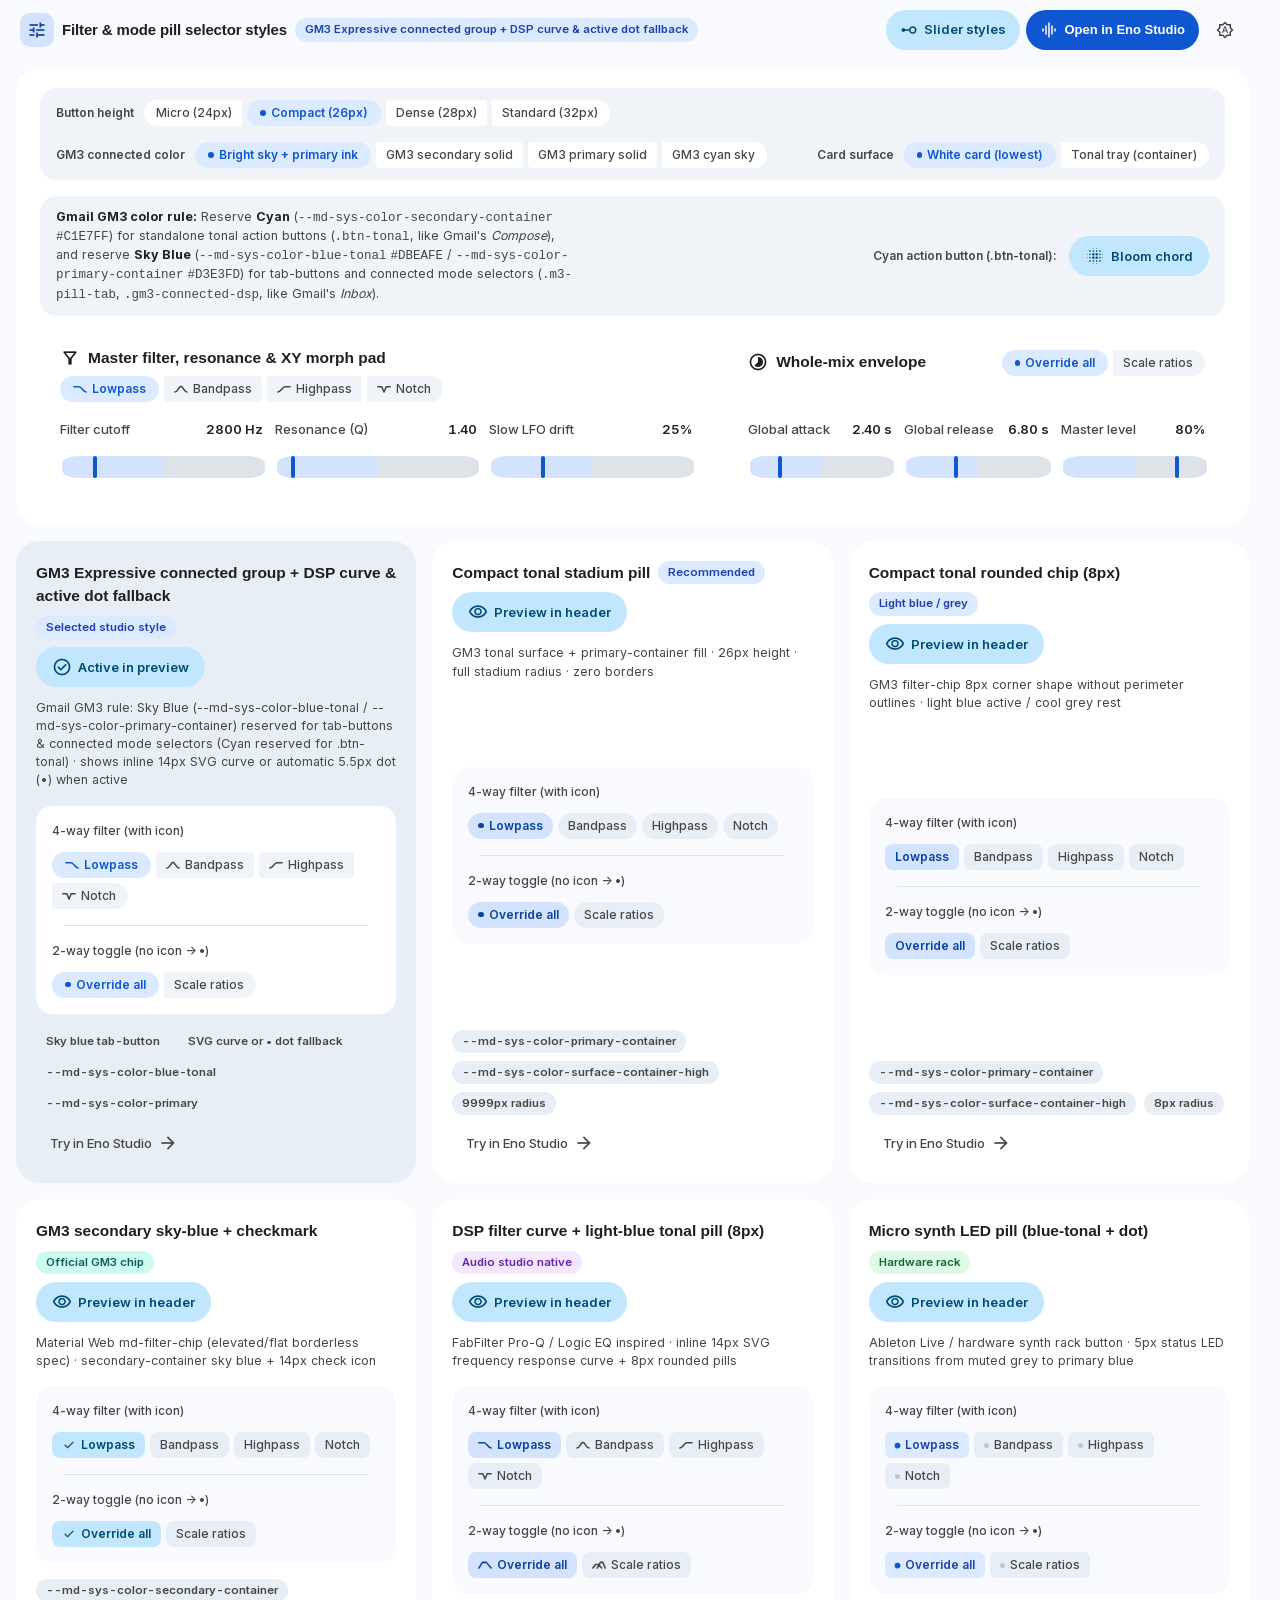
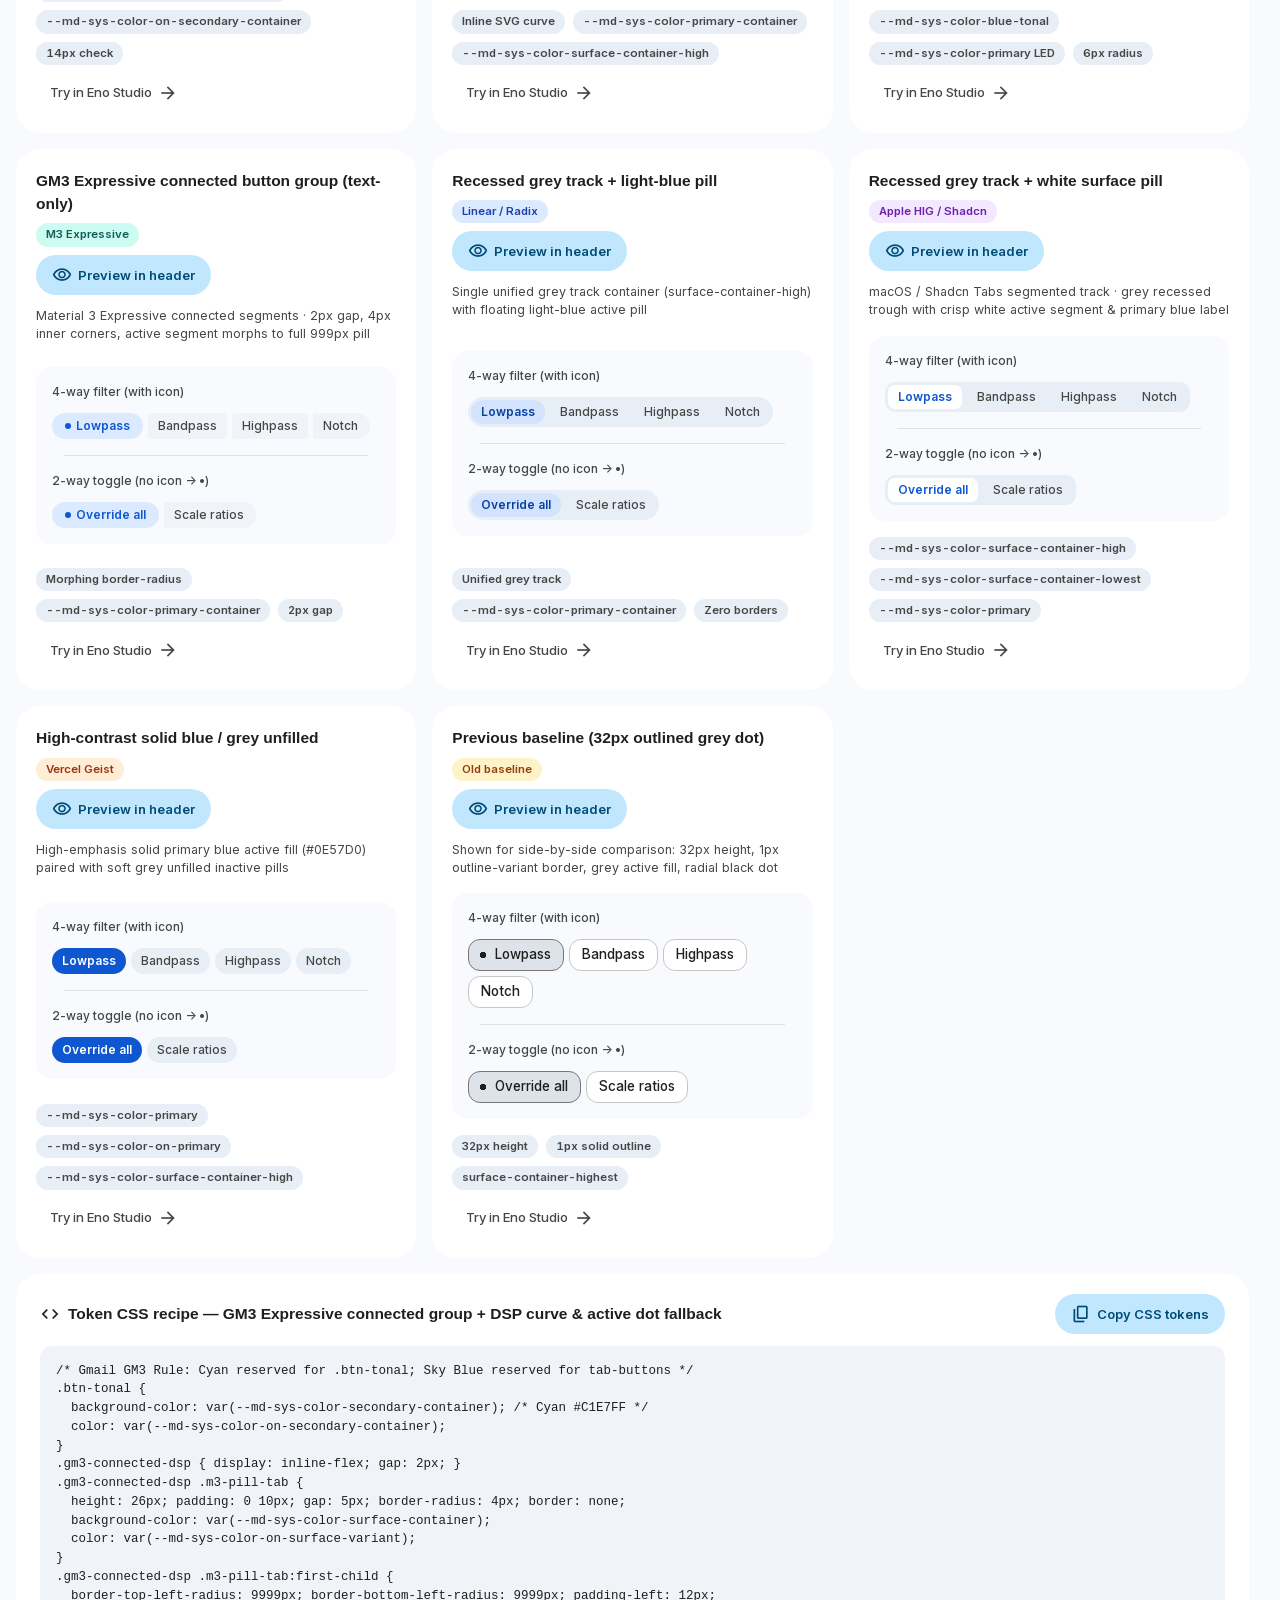
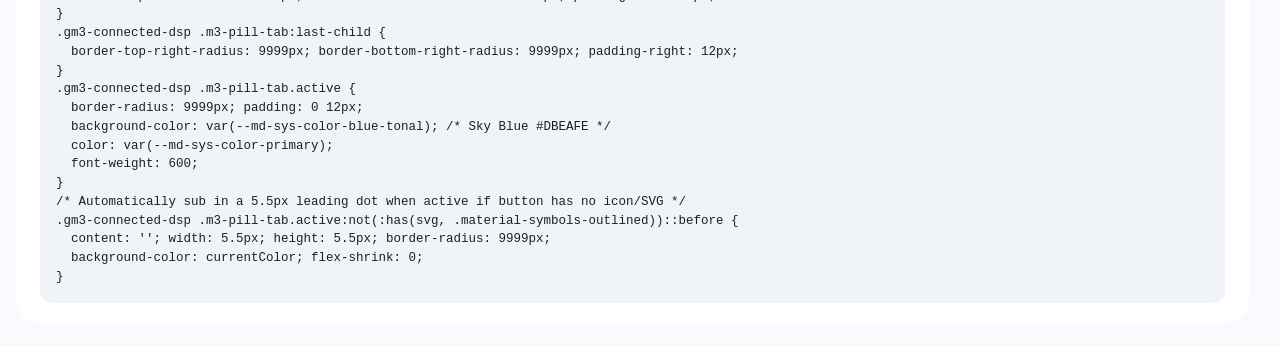
<file: button-styles.html>
<!DOCTYPE html>
<html lang="en">
<head>
  <meta charset="UTF-8">
  <meta name="viewport" content="width=device-width, initial-scale=1.0">
  <title>GM3 &amp; Modern Segmented Pill Button Style Explorer</title>
  <script>
    if (window.location.protocol !== 'file:' && !navigator.webdriver) {
      var l = document.createElement('link');
      l.rel = 'stylesheet';
      l.href = 'https://fonts.googleapis.com/css2?family=Google+Sans+Flex:opsz,wght@6..144,400..700&family=Inter:wght@400;500;600;700&family=Material+Symbols+Outlined:opsz,wght,FILL,GRAD@20..48,100..700,0..1,-50..200&display=swap';
      document.head.appendChild(l);
    }
  </script>
  <link rel="stylesheet" href="css/tokens.css">
  <link rel="stylesheet" href="css/styles.css">
  <link rel="stylesheet" href="css/button-styles.css">
  <script data-goatcounter="https://billtribble.goatcounter.com/count" async src="https://gc.zgo.at/count.js"></script>
</head>
<body>
  <div id="app-root" class="app-shell">
    <!-- Top App Bar -->
    <header class="top-app-bar">
      <div class="brand-cluster">
        <div class="brand-mark" aria-hidden="true">
          <span class="material-symbols-outlined">tune</span>
        </div>
        <div>
          <h1 class="brand-title">Filter &amp; mode pill selector styles</h1>
        </div>
        <span id="active-style-badge" class="badge badge-blue">Compact tonal stadium pill</span>
      </div>

      <div class="top-bar-actions">
        <a href="slider-styles.html" class="btn-tonal">
          <span class="material-symbols-outlined">linear_scale</span>
          <span class="btn-label-text">Slider styles</span>
        </a>
        <a id="btn-apply-to-studio" href="index.html?buttonStyle=style-tonal-stadium&amp;buttonSize=size-compact" class="btn">
          <span class="material-symbols-outlined">graphic_eq</span>
          <span class="btn-label-text">Open in Eno Studio</span>
        </a>
        <button type="button" id="btn-theme-toggle" class="icon-btn" aria-label="Theme: Auto (follows system) · Click to switch" title="Theme: Auto (follows system) · Click to switch">
          <span id="theme-icon" class="material-symbols-outlined">brightness_auto</span>
        </button>
      </div>
    </header>

    <main class="main-workspace">
      <!-- Live Context Header Preview + Size, Color Scheme & Surface Controls -->
      <section class="explorer-hero-card" aria-label="Live card header preview and size controls">
        <div class="explorer-toolbar-row">
          <div class="toolbar-group">
            <span class="toolbar-label">Button height</span>
            <div class="pill-group style-gm3-connected-dsp size-compact" role="group" aria-label="Button size preset">
              <button type="button" class="pill-btn" data-size-option="size-micro" aria-pressed="false"><span>Micro (24px)</span></button>
              <button type="button" class="pill-btn active" data-size-option="size-compact" aria-pressed="true"><span>Compact (26px)</span></button>
              <button type="button" class="pill-btn" data-size-option="size-dense" aria-pressed="false"><span>Dense (28px)</span></button>
              <button type="button" class="pill-btn" data-size-option="size-std" aria-pressed="false"><span>Standard (32px)</span></button>
            </div>
          </div>

          <div class="toolbar-group">
            <span class="toolbar-label">GM3 connected color</span>
            <div class="pill-group style-gm3-connected-dsp size-compact" role="group" aria-label="GM3 connected button color scheme">
              <button type="button" class="pill-btn active" data-palette-option="palette-bright-sky" aria-pressed="true"><span>Bright sky + primary ink</span></button>
              <button type="button" class="pill-btn" data-palette-option="palette-gm3-secondary" aria-pressed="false"><span>GM3 secondary solid</span></button>
              <button type="button" class="pill-btn" data-palette-option="palette-gm3-primary" aria-pressed="false"><span>GM3 primary solid</span></button>
              <button type="button" class="pill-btn" data-palette-option="palette-gm3-cyan-sky" aria-pressed="false"><span>GM3 cyan sky</span></button>
            </div>
          </div>

          <div class="toolbar-group">
            <span class="toolbar-label">Card surface</span>
            <div class="pill-group style-gm3-connected-dsp size-compact" role="group" aria-label="Preview card surface">
              <button type="button" class="pill-btn active" data-backdrop-option="card" aria-pressed="true"><span>White card (lowest)</span></button>
              <button type="button" class="pill-btn" data-backdrop-option="nested" aria-pressed="false"><span>Tonal tray (container)</span></button>
            </div>
          </div>
        </div>

        <div class="gm3-guidance-strip">
          <div class="gm3-guidance-copy">
            <strong>Gmail GM3 color rule:</strong> Reserve <strong>Cyan</strong> (<code>--md-sys-color-secondary-container</code> <code>#C1E7FF</code>) for standalone tonal action buttons (<code>.btn-tonal</code>, like Gmail's <em>Compose</em>), and reserve <strong>Sky Blue</strong> (<code>--md-sys-color-blue-tonal</code> <code>#DBEAFE</code> / <code>--md-sys-color-primary-container</code> <code>#D3E3FD</code>) for tab-buttons and connected mode selectors (<code>.m3-pill-tab</code>, <code>.gm3-connected-dsp</code>, like Gmail's <em>Inbox</em>).
          </div>
          <div class="gm3-vs-tonal-cluster">
            <span class="toolbar-label">Cyan action button (.btn-tonal):</span>
            <button type="button" class="btn-tonal">
              <span class="material-symbols-outlined">blur_on</span>
              <span>Bloom chord</span>
            </button>
          </div>
        </div>

        <div class="live-context-grid">
          <!-- Context 1: Master Filter Card Header -->
          <div class="context-preview-box on-white-surface">
            <div class="card-header-row">
              <div class="card-title-cluster">
                <span class="material-symbols-outlined">filter_alt</span>
                <h2 class="card-title">Master filter, resonance &amp; XY morph pad</h2>
              </div>
              <div id="live-context-filter-mount"></div>
            </div>
            <div class="context-sim-sliders">
              <div class="control-row">
                <div class="control-label-line">
                  <span>Filter cutoff</span>
                  <span class="control-value">2800 Hz</span>
                </div>
                <input type="range" min="40" max="18000" value="2800" aria-label="Filter cutoff preview">
              </div>
              <div class="control-row">
                <div class="control-label-line">
                  <span>Resonance (Q)</span>
                  <span class="control-value">1.40</span>
                </div>
                <input type="range" min="0.1" max="18" step="0.1" value="1.4" aria-label="Resonance preview">
              </div>
              <div class="control-row">
                <div class="control-label-line">
                  <span>Slow LFO drift</span>
                  <span class="control-value">25%</span>
                </div>
                <input type="range" min="0" max="100" value="25" aria-label="LFO drift preview">
              </div>
            </div>
          </div>

          <!-- Context 2: Whole-Mix Envelope Header -->
          <div class="context-preview-box on-white-surface">
            <div class="card-header-row">
              <div class="card-title-cluster">
                <span class="material-symbols-outlined">timelapse</span>
                <h2 class="card-title">Whole-mix envelope</h2>
              </div>
              <div id="live-context-env-mount"></div>
            </div>
            <div class="context-sim-sliders">
              <div class="control-row">
                <div class="control-label-line">
                  <span>Global attack</span>
                  <span class="control-value">2.40 s</span>
                </div>
                <input type="range" min="0" max="12" step="0.1" value="2.4" aria-label="Global attack preview">
              </div>
              <div class="control-row">
                <div class="control-label-line">
                  <span>Global release</span>
                  <span class="control-value">6.80 s</span>
                </div>
                <input type="range" min="0" max="20" step="0.1" value="6.8" aria-label="Global release preview">
              </div>
              <div class="control-row">
                <div class="control-label-line">
                  <span>Master level</span>
                  <span class="control-value">80%</span>
                </div>
                <input type="range" min="0" max="100" value="80" aria-label="Master level preview">
              </div>
            </div>
          </div>
        </div>
      </section>

      <!-- 10 Interactive Styles Grid -->
      <section id="styles-gallery-container" class="styles-gallery-grid" aria-label="Button style options">
        <!-- Populated dynamically by js/button-styles.js -->
      </section>

      <!-- Token CSS Recipe Box -->
      <section class="css-snippet-card" aria-label="Selected button style CSS tokens">
        <div class="card-header-row">
          <div class="card-title-cluster">
            <span class="material-symbols-outlined">code</span>
            <h2 id="selected-css-title" class="card-title">Token CSS recipe — Compact tonal stadium pill</h2>
          </div>
          <button type="button" id="btn-copy-css" class="btn-tonal">
            <span class="material-symbols-outlined">content_copy</span>
            <span class="copy-label">Copy CSS tokens</span>
          </button>
        </div>
        <pre id="selected-css-code" class="css-code-pre"></pre>
      </section>
    </main>
  </div>

  <script src="js/button-styles.js"></script>
</body>
</html>
</file>
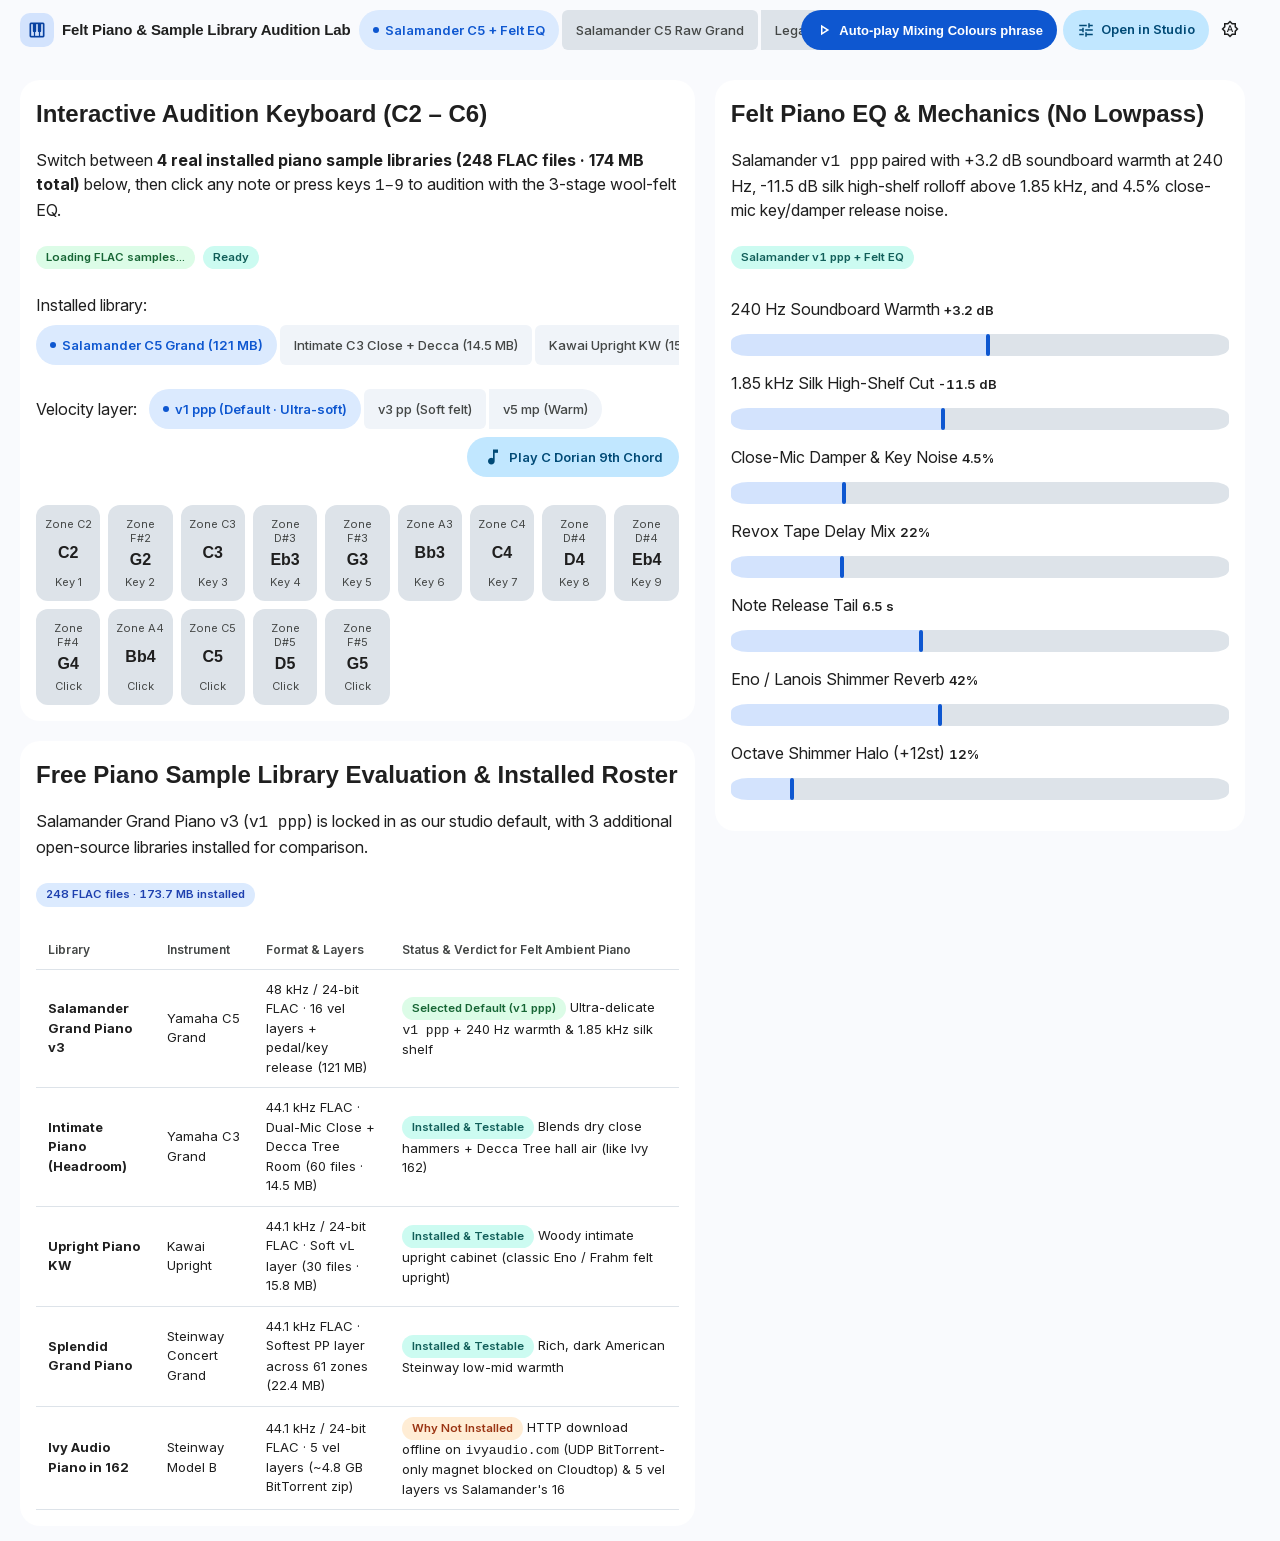
<file: piano-lab.html>
<!DOCTYPE html>
<html lang="en">
<head>
  <meta charset="UTF-8">
  <meta name="viewport" content="width=device-width, initial-scale=1.0">
  <title>Felt Piano &amp; Sample Library Audition Lab — Eno Soundscape Studio</title>
  <link rel="stylesheet" href="css/tokens.css">
  <link rel="stylesheet" href="css/styles.css">
  <link rel="stylesheet" href="css/button-styles.css">
  <link rel="stylesheet" href="css/slider-styles.css">
  <style>
    .lab-grid {
      display: grid;
      grid-template-columns: minmax(0, 1.12fr) minmax(0, 0.88fr);
      gap: 20px;
      padding: 20px;
      max-width: 1400px;
      margin: 0 auto;
    }
    .left-column, .right-column {
      min-width: 0;
      max-width: 100%;
    }
    @media (max-width: 1020px) {
      .lab-grid { grid-template-columns: minmax(0, 1fr); padding: 16px; }
    }
    .keyboard-strip {
      display: grid;
      grid-template-columns: repeat(auto-fit, minmax(62px, 1fr));
      gap: 8px;
      margin-top: 12px;
    }
    .piano-key-btn {
      display: flex;
      flex-direction: column;
      align-items: center;
      justify-content: space-between;
      min-height: 96px;
      padding: 12px 8px;
      border-radius: 12px;
      border: none;
      background: var(--md-sys-color-surface-container-highest);
      color: var(--md-sys-color-on-surface);
      cursor: pointer;
      font-family: 'Inter', sans-serif;
      transition: transform 0.12s ease, background-color 0.15s ease;
    }
    @media (hover: hover) {
      .piano-key-btn:hover {
        background: var(--md-sys-color-primary-container);
        color: var(--md-sys-color-on-primary-container);
        box-shadow: 0 4px 12px rgba(0, 0, 0, 0.08);
      }
    }
    .piano-key-btn.active-strike {
      background: var(--md-sys-color-primary);
      color: var(--md-sys-color-on-primary);
      transform: translateY(2px);
    }
    .key-note {
      font-family: 'Google Sans Flex', 'Google Sans', sans-serif;
      font-size: 16px;
      font-weight: 600;
    }
    .key-zone {
      font-size: 11px;
      color: var(--md-sys-color-on-surface-variant);
    }
    .piano-key-btn.active-strike .key-zone {
      color: var(--md-sys-color-on-primary);
    }
    .lib-table {
      width: 100%;
      border-collapse: collapse;
      font-family: 'Inter', sans-serif;
      font-size: 13px;
      margin-top: 8px;
    }
    .lib-table th, .lib-table td {
      text-align: left;
      padding: 10px 12px;
      border-bottom: 1px solid var(--md-sys-color-surface-container-highest);
    }
    .lib-table th {
      font-weight: 600;
      color: var(--md-sys-color-on-surface-variant);
      font-size: 12px;
    }
  </style>
  <script data-goatcounter="https://billtribble.goatcounter.com/count" async src="https://gc.zgo.at/count.js"></script>
</head>
<body class="slider-scope slider-style-tonal-fill-bar slider-size-std">
  <div id="app-root" class="app-shell">
    <header class="top-app-bar">
      <div class="brand-cluster">
        <div class="brand-mark" aria-hidden="true">
          <span class="material-symbols-outlined">piano</span>
        </div>
        <div>
          <h1 class="brand-title">Felt Piano &amp; Sample Library Audition Lab</h1>
        </div>
      </div>

      <div class="m3-pill-tabs gm3-connected-dsp" id="engine-mode-tabs" role="tablist" aria-label="Piano Engine Mode">
        <button class="m3-pill-tab active" data-mode="felt" role="tab" aria-selected="true">Salamander C5 + Felt EQ</button>
        <button class="m3-pill-tab" data-mode="raw" role="tab" aria-selected="false">Salamander C5 Raw Grand</button>
        <button class="m3-pill-tab" data-mode="synth" role="tab" aria-selected="false">Legacy Synth (A/B)</button>
      </div>

      <div class="top-bar-actions">
        <button class="btn" id="btn-auto-phrase" type="button">
          <span class="material-symbols-outlined" id="phrase-icon">play_arrow</span>
          <span id="phrase-label">Auto-play Mixing Colours phrase</span>
        </button>
        <a href="/#preset=mixing_colours" class="btn-tonal" style="text-decoration:none;">
          <span class="material-symbols-outlined">tune</span>
          <span>Open in Studio</span>
        </a>
        <button class="btn-icon" id="btn-theme-toggle" type="button" aria-label="Theme: Auto (follows system) · Click to switch" title="Theme: Auto (follows system) · Click to switch">
          <span class="material-symbols-outlined" id="theme-icon">brightness_auto</span>
        </button>
      </div>
    </header>

    <main class="lab-grid">
      <div class="left-column" style="display:flex;flex-direction:column;gap:20px;">
        <section class="surface-card">
          <div class="card-header-row">
            <div>
              <h2 class="section-title">Interactive Audition Keyboard (C2 – C6)</h2>
              <p class="body-copy">Switch between <strong>4 real installed piano sample libraries (248 FLAC files · 174 MB total)</strong> below, then click any note or press keys <code>1–9</code> to audition with the 3-stage wool-felt EQ.</p>
            </div>
            <div class="badge-row">
              <span class="badge badge-green" id="sample-status-badge">Loading FLAC samples...</span>
              <span class="badge badge-teal" id="last-played-badge">Ready</span>
            </div>
          </div>

          <div class="badge-row" style="margin-top:8px;">
            <span class="field-label" style="margin-right:4px;">Installed library:</span>
            <div class="m3-pill-tabs gm3-connected-dsp" id="library-tabs" role="tablist" aria-label="Installed Piano Sample Library">
              <button class="m3-pill-tab active" data-lib="salamander" type="button">Salamander C5 Grand (121 MB)</button>
              <button class="m3-pill-tab" data-lib="intimate_c3" type="button">Intimate C3 Close + Decca (14.5 MB)</button>
              <button class="m3-pill-tab" data-lib="upright_kw" type="button">Kawai Upright KW (15.8 MB)</button>
              <button class="m3-pill-tab" data-lib="steinway_splendid" type="button">Steinway Grand PP (22.4 MB)</button>
            </div>
          </div>

          <div class="badge-row" style="margin-top:8px;">
            <span class="field-label" style="margin-right:4px;">Velocity layer:</span>
            <div class="m3-pill-tabs gm3-connected-dsp" id="velocity-tabs">
              <button class="m3-pill-tab active" data-layer="v1" data-vel="0.32" type="button">v1 ppp (Default · Ultra-soft)</button>
              <button class="m3-pill-tab" data-layer="v3" data-vel="0.55" type="button">v3 pp (Soft felt)</button>
              <button class="m3-pill-tab" data-layer="v5" data-vel="0.78" type="button">v5 mp (Warm)</button>
            </div>
            <button class="btn-tonal" id="btn-play-chord" type="button" style="margin-left:auto;">
              <span class="material-symbols-outlined">music_note</span>
              <span>Play C Dorian 9th Chord</span>
            </button>
          </div>

          <div class="keyboard-strip" id="keyboard-strip"></div>
        </section>

        <section class="surface-card">
          <div class="card-header-row">
            <div>
              <h2 class="section-title">Free Piano Sample Library Evaluation &amp; Installed Roster</h2>
              <p class="body-copy">Salamander Grand Piano v3 (<code>v1 ppp</code>) is locked in as our studio default, with 3 additional open-source libraries installed for comparison.</p>
            </div>
            <span class="badge badge-blue">248 FLAC files · 173.7 MB installed</span>
          </div>
          <table class="lib-table">
            <thead>
              <tr>
                <th>Library</th>
                <th>Instrument</th>
                <th>Format &amp; Layers</th>
                <th>Status &amp; Verdict for Felt Ambient Piano</th>
              </tr>
            </thead>
            <tbody>
              <tr>
                <td><strong>Salamander Grand Piano v3</strong></td>
                <td>Yamaha C5 Grand</td>
                <td>48 kHz / 24-bit FLAC · 16 vel layers + pedal/key release (121 MB)</td>
                <td><span class="badge badge-green">Selected Default (v1 ppp)</span> Ultra-delicate <code>v1 ppp</code> + 240 Hz warmth &amp; 1.85 kHz silk shelf</td>
              </tr>
              <tr>
                <td><strong>Intimate Piano (Headroom)</strong></td>
                <td>Yamaha C3 Grand</td>
                <td>44.1 kHz FLAC · Dual-Mic Close + Decca Tree Room (60 files · 14.5 MB)</td>
                <td><span class="badge badge-teal">Installed &amp; Testable</span> Blends dry close hammers + Decca Tree hall air (like Ivy 162)</td>
              </tr>
              <tr>
                <td><strong>Upright Piano KW</strong></td>
                <td>Kawai Upright</td>
                <td>44.1 kHz / 24-bit FLAC · Soft <code>vL</code> layer (30 files · 15.8 MB)</td>
                <td><span class="badge badge-teal">Installed &amp; Testable</span> Woody intimate upright cabinet (classic Eno / Frahm felt upright)</td>
              </tr>
              <tr>
                <td><strong>Splendid Grand Piano</strong></td>
                <td>Steinway Concert Grand</td>
                <td>44.1 kHz FLAC · Softest <code>PP</code> layer across 61 zones (22.4 MB)</td>
                <td><span class="badge badge-teal">Installed &amp; Testable</span> Rich, dark American Steinway low-mid warmth</td>
              </tr>
              <tr>
                <td><strong>Ivy Audio Piano in 162</strong></td>
                <td>Steinway Model B</td>
                <td>44.1 kHz / 24-bit FLAC · 5 vel layers (~4.8 GB BitTorrent zip)</td>
                <td><span class="badge badge-orange">Why Not Installed</span> HTTP download offline on <code>ivyaudio.com</code> (UDP BitTorrent-only magnet blocked on Cloudtop) &amp; 5 vel layers vs Salamander's 16</td>
              </tr>
            </tbody>
          </table>
        </section>
      </div>

      <div class="right-column" style="display:flex;flex-direction:column;gap:20px;">
        <section class="surface-card">
          <div class="card-header-row">
            <div>
              <h2 class="section-title">Felt Piano EQ &amp; Mechanics (No Lowpass)</h2>
              <p class="body-copy">Salamander <code>v1 ppp</code> paired with +3.2 dB soundboard warmth at 240 Hz, -11.5 dB silk high-shelf rolloff above 1.85 kHz, and 4.5% close-mic key/damper release noise.</p>
            </div>
            <span class="badge badge-teal" id="eq-state-badge">Salamander v1 ppp + Felt EQ</span>
          </div>

          <div class="controls-grid-2col" style="margin-top:12px;">
            <div class="slider-row">
              <div class="control-label-row">
                <span class="control-label">240 Hz Soundboard Warmth</span>
                <span class="control-value" id="val-body-gain">+3.2 dB</span>
              </div>
              <input type="range" id="felt-body-gain" min="-3" max="9" step="0.2" value="3.2">
            </div>

            <div class="slider-row">
              <div class="control-label-row">
                <span class="control-label">1.85 kHz Silk High-Shelf Cut</span>
                <span class="control-value" id="val-shelf-cut">-11.5 dB</span>
              </div>
              <input type="range" id="felt-shelf-cut" min="-20" max="0" step="0.5" value="-11.5">
            </div>

            <div class="slider-row">
              <div class="control-label-row">
                <span class="control-label">Close-Mic Damper &amp; Key Noise</span>
                <span class="control-value" id="val-mech-gain">4.5%</span>
              </div>
              <input type="range" id="felt-mech-gain" min="0" max="0.20" step="0.005" value="0.045">
            </div>

            <div class="slider-row">
              <div class="control-label-row">
                <span class="control-label">Revox Tape Delay Mix</span>
                <span class="control-value" id="val-lab-delay">22%</span>
              </div>
              <input type="range" id="lab-delay" min="0" max="1.0" step="0.02" value="0.22">
            </div>

            <div class="slider-row">
              <div class="control-label-row">
                <span class="control-label">Note Release Tail</span>
                <span class="control-value" id="val-lab-release">6.5 s</span>
              </div>
              <input type="range" id="lab-release" min="0.8" max="16.0" step="0.2" value="6.5">
            </div>

            <div class="slider-row">
              <div class="control-label-row">
                <span class="control-label">Eno / Lanois Shimmer Reverb</span>
                <span class="control-value" id="val-lab-reverb">42%</span>
              </div>
              <input type="range" id="lab-reverb" min="0" max="1" step="0.02" value="0.42">
            </div>

            <div class="slider-row">
              <div class="control-label-row">
                <span class="control-label">Octave Shimmer Halo (+12st)</span>
                <span class="control-value" id="val-lab-shimmer">12%</span>
              </div>
              <input type="range" id="lab-shimmer" min="0" max="1" step="0.02" value="0.12">
            </div>
          </div>
        </section>
      </div>
    </main>
  </div>

  <script src="js/presets.js"></script>
  <script src="js/audio-engine.js"></script>
  <script src="js/slider-styles.js"></script>
  <script src="js/piano-lab.js"></script>
</body>
</html>
</file>
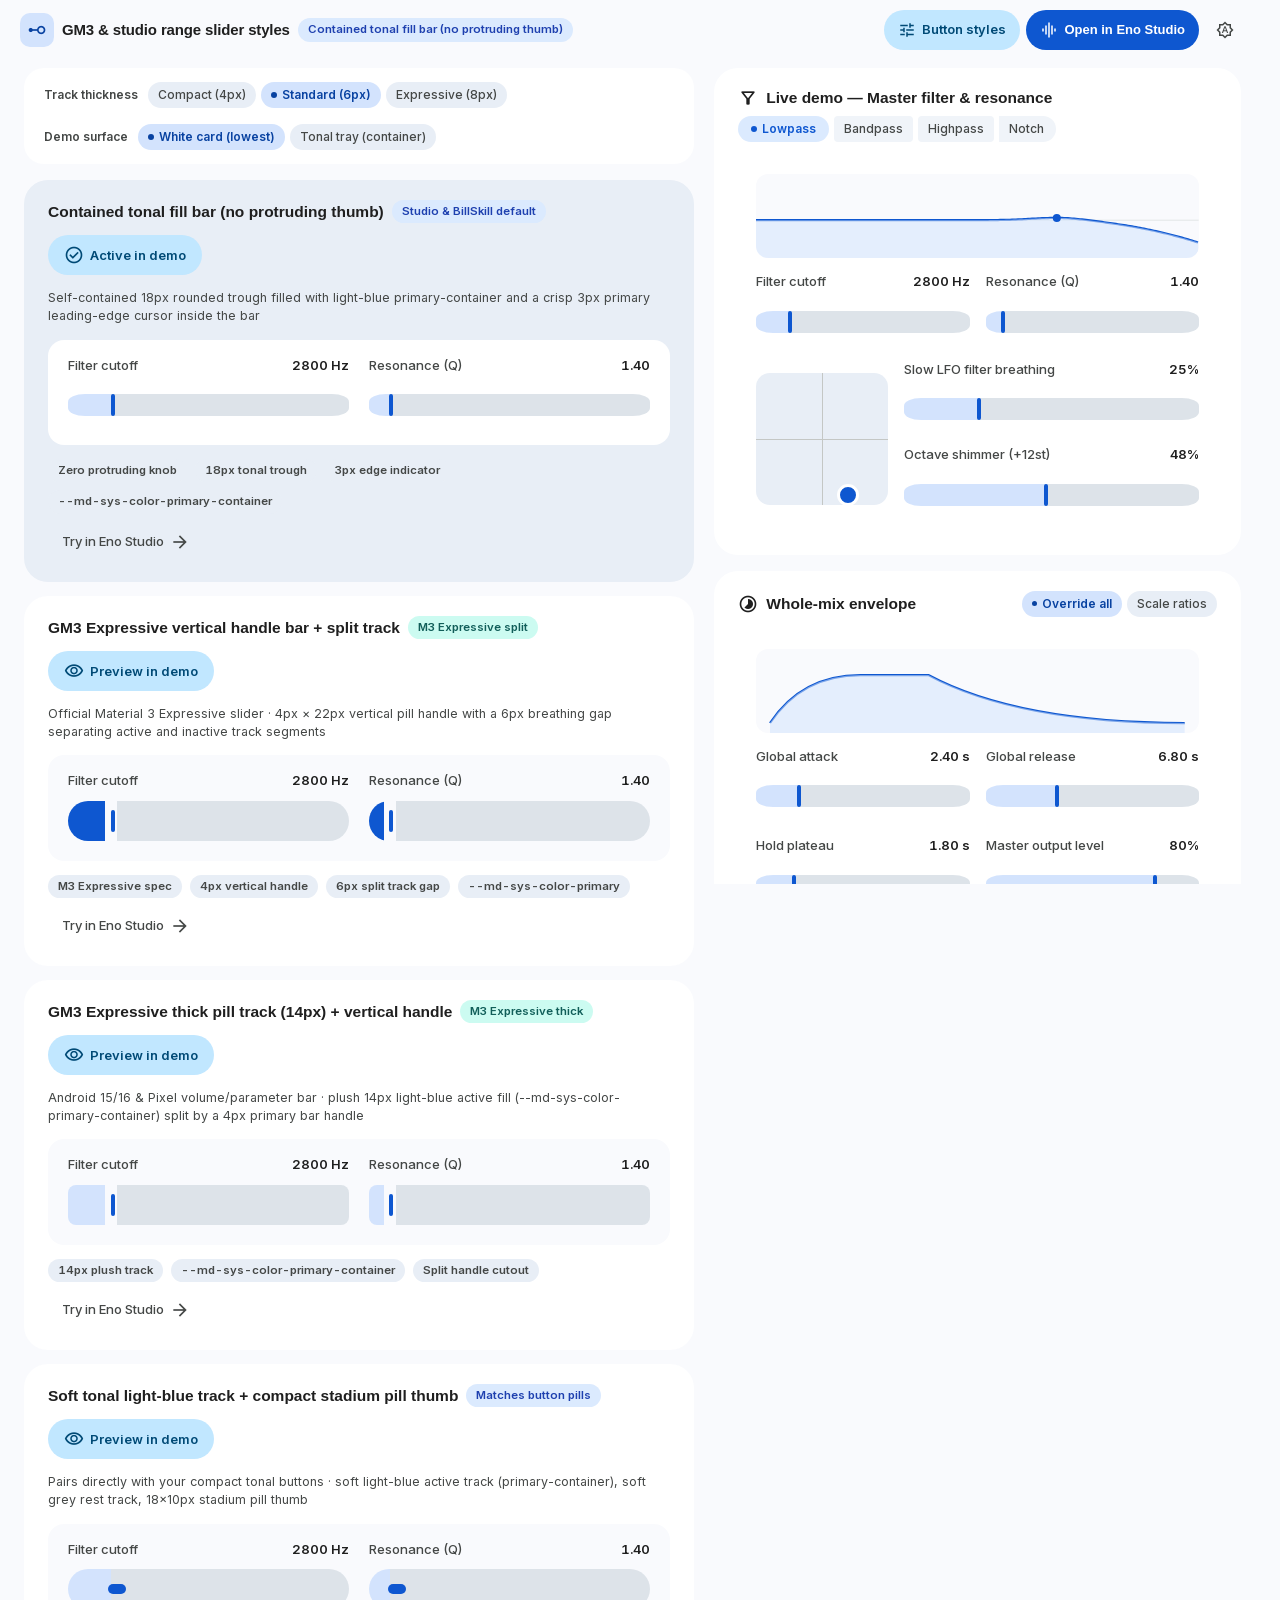
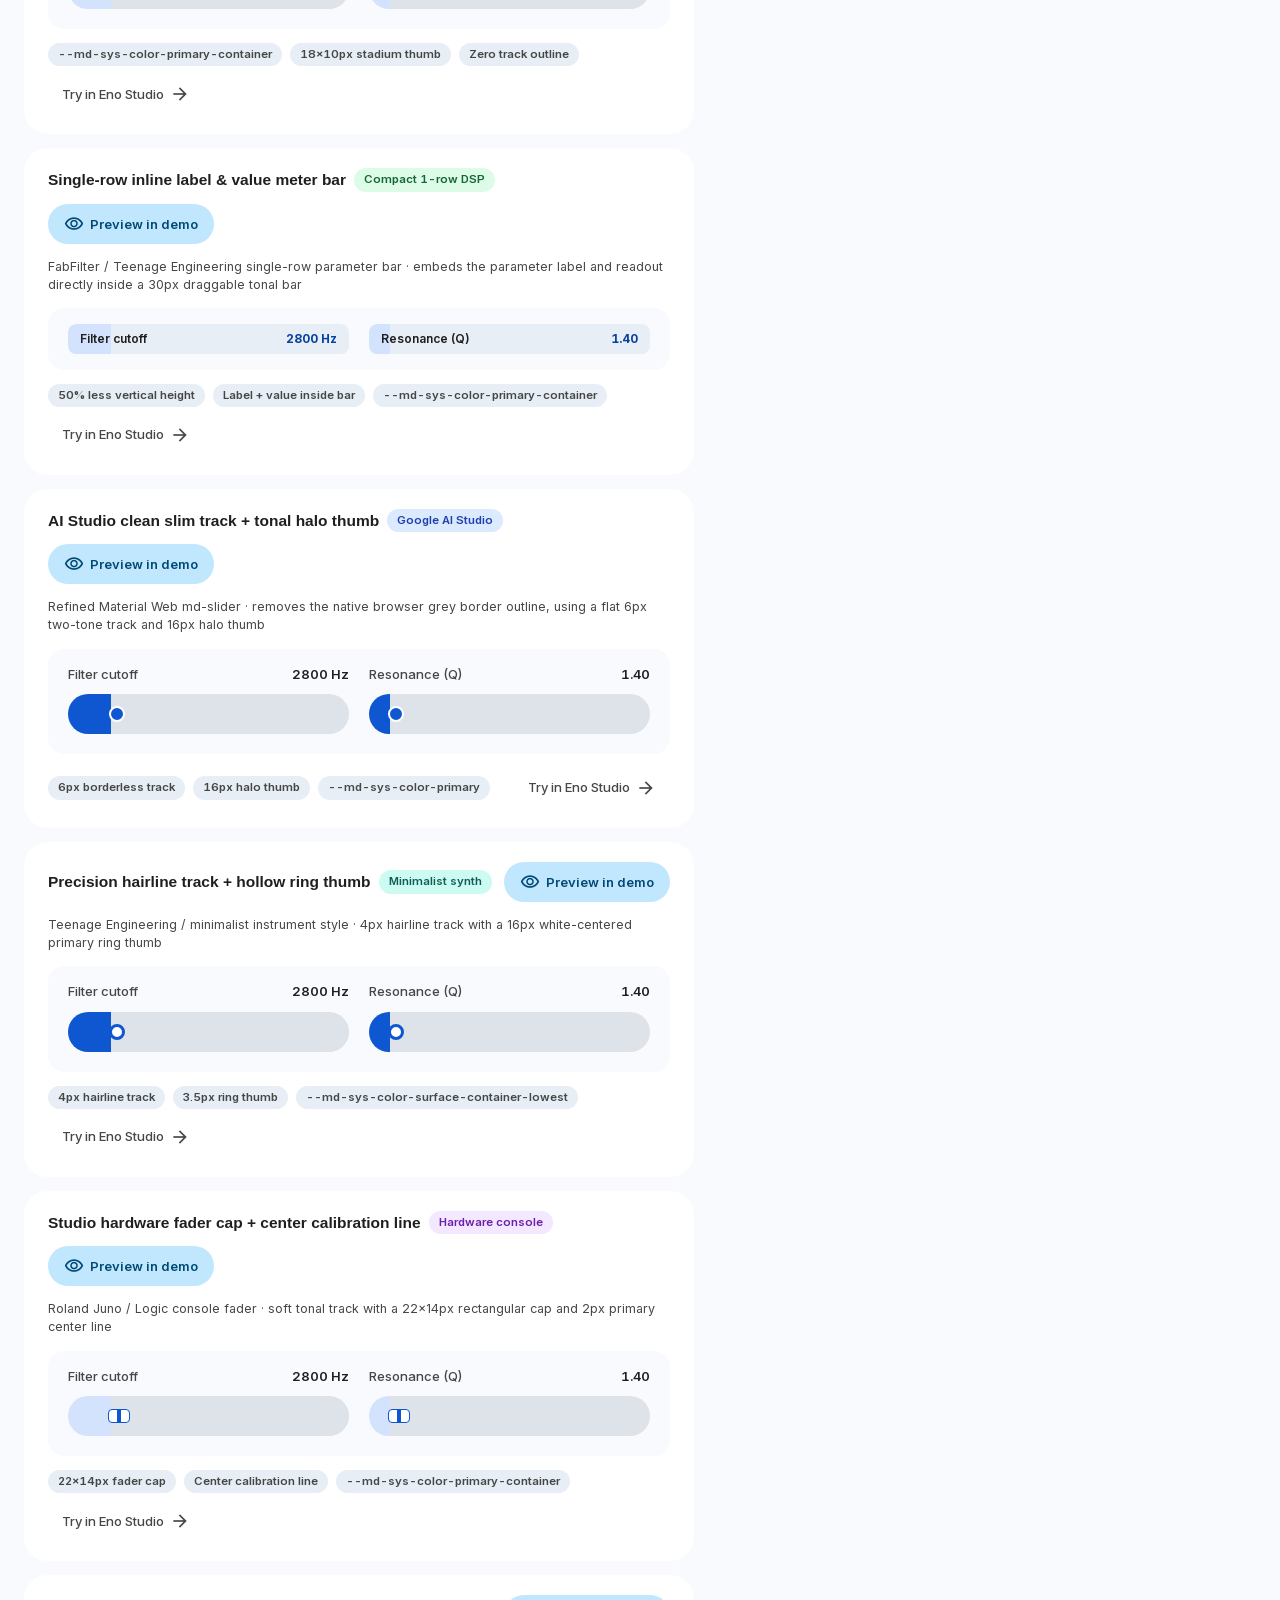
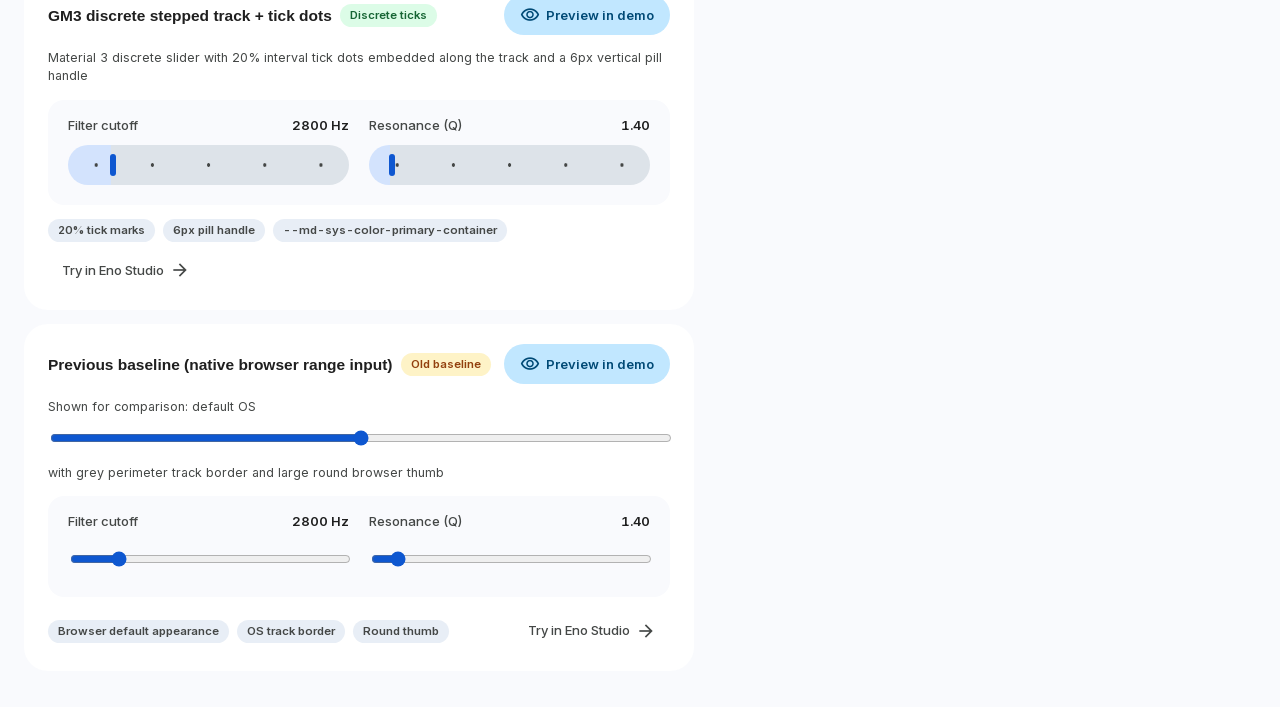
<file: slider-styles.html>
<!DOCTYPE html>
<html lang="en">
<head>
  <meta charset="UTF-8">
  <meta name="viewport" content="width=device-width, initial-scale=1.0">
  <title>GM3 &amp; Studio Range Slider Style Explorer</title>
  <script>
    if (window.location.protocol !== 'file:' && !navigator.webdriver) {
      var l = document.createElement('link');
      l.rel = 'stylesheet';
      l.href = 'https://fonts.googleapis.com/css2?family=Google+Sans+Flex:opsz,wght@6..144,400..700&family=Inter:wght@400;500;600;700&family=Material+Symbols+Outlined:opsz,wght,FILL,GRAD@20..48,100..700,0..1,-50..200&display=swap';
      document.head.appendChild(l);
    }
  </script>
  <link rel="stylesheet" href="css/tokens.css">
  <link rel="stylesheet" href="css/styles.css">
  <link rel="stylesheet" href="css/button-styles.css">
  <link rel="stylesheet" href="css/slider-styles.css">
  <script data-goatcounter="https://billtribble.goatcounter.com/count" async src="https://gc.zgo.at/count.js"></script>
</head>
<body>
  <div id="app-root" class="app-shell">
    <!-- Top App Bar -->
    <header class="top-app-bar">
      <div class="brand-cluster">
        <div class="brand-mark" aria-hidden="true">
          <span class="material-symbols-outlined">linear_scale</span>
        </div>
        <div>
          <h1 class="brand-title">GM3 &amp; studio range slider styles</h1>
        </div>
        <span id="active-slider-badge" class="badge badge-blue">Contained tonal fill bar (no protruding thumb)</span>
      </div>

      <div class="top-bar-actions">
        <a href="button-styles.html" class="btn-tonal">
          <span class="material-symbols-outlined">tune</span>
          <span class="btn-label-text">Button styles</span>
        </a>
        <a id="btn-apply-slider-studio" href="index.html?sliderStyle=slider-style-tonal-fill-bar&amp;sliderSize=slider-size-std" class="btn">
          <span class="material-symbols-outlined">graphic_eq</span>
          <span class="btn-label-text">Open in Eno Studio</span>
        </a>
        <button type="button" id="btn-theme-toggle" class="icon-btn" aria-label="Theme: Auto (follows system) · Click to switch" title="Theme: Auto (follows system) · Click to switch">
          <span id="theme-icon" class="material-symbols-outlined">brightness_auto</span>
        </button>
      </div>
    </header>

    <!-- Split Workspace: Options on Left, Sticky Live Demo Panel on Right -->
    <main class="slider-explorer-workspace">
      <div class="explorer-split-layout">
        <!-- LEFT COLUMN: Toolbar + 10 Interactive Slider Style Options -->
        <div class="options-left-column">
          <section class="options-toolbar-card" aria-label="Slider thickness and surface controls">
            <div class="toolbar-group">
              <span class="toolbar-label">Track thickness</span>
              <div class="pill-group style-tonal-stadium size-compact" role="group" aria-label="Slider thickness preset">
                <button type="button" class="pill-btn" data-slider-size="slider-size-compact" aria-pressed="false">Compact (4px)</button>
                <button type="button" class="pill-btn active" data-slider-size="slider-size-std" aria-pressed="true">Standard (6px)</button>
                <button type="button" class="pill-btn" data-slider-size="slider-size-expressive" aria-pressed="false">Expressive (8px)</button>
              </div>
            </div>

            <div class="toolbar-group">
              <span class="toolbar-label">Demo surface</span>
              <div class="pill-group style-tonal-stadium size-compact" role="group" aria-label="Demo surface tone">
                <button type="button" class="pill-btn active" data-demo-surface="white" aria-pressed="true">White card (lowest)</button>
                <button type="button" class="pill-btn" data-demo-surface="tonal" aria-pressed="false">Tonal tray (container)</button>
              </div>
            </div>
          </section>

          <section id="slider-options-container" class="slider-options-list" aria-label="GM3 and studio slider style options">
            <!-- Populated dynamically by js/slider-styles.js -->
          </section>
        </div>

        <!-- RIGHT COLUMN: Fixed / Sticky Live Studio Demo Panel -->
        <aside id="demo-right-panel" class="demo-right-panel slider-scope slider-style-tonal-fill-bar slider-size-std" aria-label="Live studio demo panel">
          <!-- Demo Card 1: Master Filter, Resonance & XY Morph Pad -->
          <section class="demo-panel-card">
            <div class="card-header-row">
              <div class="card-title-cluster">
                <span class="material-symbols-outlined">filter_alt</span>
                <h2 class="card-title">Live demo — Master filter &amp; resonance</h2>
              </div>
              <div class="pill-group style-gm3-connected-dsp size-compact" role="group" aria-label="Master filter type">
                <button type="button" class="pill-btn active" data-demo-filter="lowpass">Lowpass</button>
                <button type="button" class="pill-btn" data-demo-filter="bandpass">Bandpass</button>
                <button type="button" class="pill-btn" data-demo-filter="highpass">Highpass</button>
                <button type="button" class="pill-btn" data-demo-filter="notch">Notch</button>
              </div>
            </div>

            <div class="demo-surface-box on-white-surface">
              <!-- Live interactive biquad frequency response curve -->
              <div class="demo-filter-response-box">
                <canvas id="demo-filter-canvas" aria-label="Filter frequency response curve"></canvas>
              </div>

              <!-- Exact 2-up pair from Bill's screenshot -->
              <div class="demo-pair-grid">
                <div class="control-row">
                  <div class="control-label-line">
                    <label for="demo-cutoff">Filter cutoff</label>
                    <span id="val-demo-cutoff" class="control-value">2800 Hz</span>
                  </div>
                  <input type="range" id="demo-cutoff" data-param="cutoff" min="40" max="18000" step="10" value="2800">
                </div>
                <div class="control-row">
                  <div class="control-label-line">
                    <label for="demo-resonance">Resonance (Q)</label>
                    <span id="val-demo-resonance" class="control-value">1.40</span>
                  </div>
                  <input type="range" id="demo-resonance" data-param="resonance" min="0.1" max="18.0" step="0.05" value="1.40">
                </div>
              </div>

              <!-- XY Morph Pad + LFO Drift & Reverb Shimmer -->
              <div class="demo-xy-row">
                <div id="demo-xy-pad" class="demo-xy-pad" aria-label="Interactive XY filter morph pad">
                  <div class="xy-pad-crosshair-x"></div>
                  <div class="xy-pad-crosshair-y"></div>
                  <div id="demo-xy-puck" class="xy-pad-puck"></div>
                </div>
                <div class="demo-xy-stack">
                  <div class="control-row">
                    <div class="control-label-line">
                      <label for="demo-drift">Slow LFO filter breathing</label>
                      <span id="val-demo-drift" class="control-value">25%</span>
                    </div>
                    <input type="range" id="demo-drift" data-param="drift" min="0" max="100" step="1" value="25">
                  </div>
                  <div class="control-row">
                    <div class="control-label-line">
                      <label for="demo-shimmer">Octave shimmer (+12st)</label>
                      <span id="val-demo-shimmer" class="control-value">48%</span>
                    </div>
                    <input type="range" id="demo-shimmer" data-param="shimmer" min="0" max="100" step="1" value="48">
                  </div>
                </div>
              </div>
            </div>
          </section>

          <!-- Demo Card 2: Whole-Mix Envelope -->
          <section class="demo-panel-card">
            <div class="card-header-row">
              <div class="card-title-cluster">
                <span class="material-symbols-outlined">timelapse</span>
                <h2 class="card-title">Whole-mix envelope</h2>
              </div>
              <div class="pill-group style-tonal-stadium size-compact" role="group" aria-label="Envelope mode">
                <button type="button" class="pill-btn active" data-demo-env="override">Override all</button>
                <button type="button" class="pill-btn" data-demo-env="scale">Scale ratios</button>
              </div>
            </div>

            <div class="demo-surface-box on-white-surface">
              <div class="demo-filter-response-box">
                <canvas id="demo-envelope-canvas" aria-label="ADSR envelope curve"></canvas>
              </div>

              <div class="demo-pair-grid">
                <div class="control-row">
                  <div class="control-label-line">
                    <label for="demo-attack">Global attack</label>
                    <span id="val-demo-attack" class="control-value">2.40 s</span>
                  </div>
                  <input type="range" id="demo-attack" data-param="attack" min="0.05" max="12.0" step="0.05" value="2.40">
                </div>
                <div class="control-row">
                  <div class="control-label-line">
                    <label for="demo-release">Global release</label>
                    <span id="val-demo-release" class="control-value">6.80 s</span>
                  </div>
                  <input type="range" id="demo-release" data-param="release" min="0.20" max="20.0" step="0.10" value="6.80">
                </div>
                <div class="control-row">
                  <div class="control-label-line">
                    <label for="demo-sustain">Hold plateau</label>
                    <span id="val-demo-sustain" class="control-value">1.80 s</span>
                  </div>
                  <input type="range" id="demo-sustain" data-param="sustain" min="0.10" max="10.0" step="0.10" value="1.80">
                </div>
                <div class="control-row">
                  <div class="control-label-line">
                    <label for="demo-level">Master output level</label>
                    <span id="val-demo-level" class="control-value">80%</span>
                  </div>
                  <input type="range" id="demo-level" data-param="level" min="0" max="100" step="1" value="80">
                </div>
              </div>
            </div>
          </section>

          <!-- Demo Card 3: Token CSS Recipe -->
          <section class="demo-panel-card" aria-label="Selected slider style CSS tokens">
            <div class="card-header-row">
              <div class="card-title-cluster">
                <span class="material-symbols-outlined">code</span>
                <h2 id="selected-slider-css-title" class="card-title">Token CSS recipe</h2>
              </div>
              <button type="button" id="btn-copy-slider-css" class="btn-tonal">
                <span class="material-symbols-outlined">content_copy</span>
                <span class="copy-label">Copy CSS tokens</span>
              </button>
            </div>
            <pre id="selected-slider-css-code" class="css-recipe-pre"></pre>
          </section>
        </aside>
      </div>
    </main>
  </div>

  <script src="js/slider-styles.js"></script>
</body>
</html>
</file>
<file: css/tokens.css>
/* Google Material 3 (GM3) Canonical Color Tokens — Light + Dark.
   Link this from entry HTML <head>. Never hardcode hex; use var(--md-sys-color-*). */

@font-face {
  font-family: 'Inter';
  font-style: normal;
  font-weight: 100 900;
  font-display: block;
  src: url('../fonts/InterVariable.woff2') format('woff2-variations'), url('../fonts/InterVariable.woff2') format('woff2'), local('Inter');
}

@font-face {
  font-family: 'Google Sans Code';
  font-style: normal;
  font-weight: 400 700;
  font-display: block;
  src: url('../fonts/GoogleSansCode.ttf') format('truetype'), local('Google Sans Code'), local('Google Sans Mono');
}

@font-face {
  font-family: 'Google Sans Mono';
  font-style: normal;
  font-weight: 400 700;
  font-display: block;
  src: url('../fonts/GoogleSansCode.ttf') format('truetype'), local('Google Sans Mono'), local('Google Sans Code');
}

:root {
  --md-sys-color-primary: #0E57D0;
  --md-sys-color-on-primary: #FFFFFF;
  --md-sys-color-primary-container: #D3E3FD;
  --md-sys-color-on-primary-container: #0842A1;
  --md-sys-color-secondary: #01639C;
  --md-sys-color-on-secondary: #FFFFFF;
  --md-sys-color-secondary-container: #C1E7FF;
  --md-sys-color-on-secondary-container: #004A76;
  --md-sys-color-tertiary: #146C2E;
  --md-sys-color-on-tertiary: #FFFFFF;
  --md-sys-color-tertiary-container: #C4EED1;
  --md-sys-color-on-tertiary-container: #125223;
  --md-sys-color-error: #B3261E;
  --md-sys-color-on-error: #FFFFFF;
  --md-sys-color-error-container: #F9DEDC;
  --md-sys-color-on-error-container: #8C1D18;
  --md-sys-color-background: #FFFFFF;
  --md-sys-color-on-background: #1F1F1F;
  --md-sys-color-surface: #FFFFFF;
  --md-sys-color-on-surface: #1F1F1F;
  --md-sys-color-surface-variant: #E0E3E1;
  --md-sys-color-on-surface-variant: #444746;
  --md-sys-color-outline: #747775;
  --md-sys-color-outline-variant: #C4C7C5;
  --md-sys-color-shadow: #000000;
  --md-sys-color-scrim: #000000;
  --md-sys-color-inverse-surface: #303030;
  --md-sys-color-inverse-on-surface: #F2F2F2;
  --md-sys-color-inverse-primary: #A9C7FB;
  --md-sys-color-surface-tint: #6991D6;
  --md-sys-color-surface-dim: #D4DBE4;
  --md-sys-color-surface-bright: #FFFFFF;

  /* Tonal Surface Container Hierarchy */
  --md-sys-color-surface-container-lowest: #FFFFFF;
  --md-sys-color-surface-container-low: #F9FAFD;
  --md-sys-color-surface-container: #F0F4F9;
  --md-sys-color-surface-container-high: #E8EEF6;
  --md-sys-color-surface-container-highest: #DDE3E9;

  /* Paired Tonal Status & Category Badge Tokens */
  --md-sys-color-blue-tonal: #DBEAFE;
  --md-sys-color-on-blue-tonal: #1E40AF;
  --md-sys-color-green-tonal: #DCFCE7;
  --md-sys-color-on-green-tonal: #166534;
  --md-sys-color-yellow-tonal: #FEF3C7;
  --md-sys-color-on-yellow-tonal: #92400E;
  --md-sys-color-orange-tonal: #FFEDD5;
  --md-sys-color-on-orange-tonal: #9A3412;
  --md-sys-color-red-tonal: #FFE4E6;
  --md-sys-color-on-red-tonal: #9F1239;
  --md-sys-color-purple-tonal: #F3E8FF;
  --md-sys-color-on-purple-tonal: #6B21A8;
  --md-sys-color-teal-tonal: #CCFBF1;
  --md-sys-color-on-teal-tonal: #115E59;

  /* Typography Family Tokens */
  --md-ref-typeface-brand: 'Google Sans Flex', 'Google Sans', sans-serif;
  --md-ref-typeface-plain: 'Inter', sans-serif;
  --md-ref-typeface-mono: 'Google Sans Code', 'Google Sans Mono', 'Roboto Mono', monospace;
  --font-family-display: var(--md-ref-typeface-brand);
  --font-family-body: var(--md-ref-typeface-plain);
  --font-family-mono: var(--md-ref-typeface-mono);

  /* 1:1 Shorthand Aliases */
  --color-primary: var(--md-sys-color-primary);
  --color-on-primary: var(--md-sys-color-on-primary);
  --color-primary-container: var(--md-sys-color-primary-container);
  --color-on-primary-container: var(--md-sys-color-on-primary-container);
  --color-secondary: var(--md-sys-color-secondary);
  --color-on-secondary: var(--md-sys-color-on-secondary);
  --color-secondary-container: var(--md-sys-color-secondary-container);
  --color-on-secondary-container: var(--md-sys-color-on-secondary-container);
  --color-tertiary: var(--md-sys-color-tertiary);
  --color-on-tertiary: var(--md-sys-color-on-tertiary);
  --color-tertiary-container: var(--md-sys-color-tertiary-container);
  --color-on-tertiary-container: var(--md-sys-color-on-tertiary-container);
  --color-error: var(--md-sys-color-error);
  --color-on-error: var(--md-sys-color-on-error);
  --color-error-container: var(--md-sys-color-error-container);
  --color-on-error-container: var(--md-sys-color-on-error-container);
  --color-background: var(--md-sys-color-background);
  --color-on-background: var(--md-sys-color-on-background);
  --color-surface: var(--md-sys-color-surface);
  --color-on-surface: var(--md-sys-color-on-surface);
  --color-surface-variant: var(--md-sys-color-surface-variant);
  --color-on-surface-variant: var(--md-sys-color-on-surface-variant);
  --color-outline: var(--md-sys-color-outline);
  --color-outline-variant: var(--md-sys-color-outline-variant);
  --color-surface-container-lowest: var(--md-sys-color-surface-container-lowest);
  --color-surface-container-low: var(--md-sys-color-surface-container-low);
  --color-surface-container: var(--md-sys-color-surface-container);
  --color-surface-container-high: var(--md-sys-color-surface-container-high);
  --color-surface-container-highest: var(--md-sys-color-surface-container-highest);
  --color-blue-tonal: var(--md-sys-color-blue-tonal);
  --color-on-blue-tonal: var(--md-sys-color-on-blue-tonal);
  --color-green-tonal: var(--md-sys-color-green-tonal);
  --color-on-green-tonal: var(--md-sys-color-on-green-tonal);
  --color-yellow-tonal: var(--md-sys-color-yellow-tonal);
  --color-on-yellow-tonal: var(--md-sys-color-on-yellow-tonal);
  --color-orange-tonal: var(--md-sys-color-orange-tonal);
  --color-on-orange-tonal: var(--md-sys-color-on-orange-tonal);
  --color-red-tonal: var(--md-sys-color-red-tonal);
  --color-on-red-tonal: var(--md-sys-color-on-red-tonal);
  --color-purple-tonal: var(--md-sys-color-purple-tonal);
  --color-on-purple-tonal: var(--md-sys-color-on-purple-tonal);
  --color-teal-tonal: var(--md-sys-color-teal-tonal);
  --color-on-teal-tonal: var(--md-sys-color-on-teal-tonal);
}

[data-theme='dark'] {
  --md-sys-color-primary: #A7C7FA;
  --md-sys-color-on-primary: #072E70;
  --md-sys-color-primary-container: #0842A1;
  --md-sys-color-on-primary-container: #D3E3FD;
  --md-sys-color-secondary: #80CFFF;
  --md-sys-color-on-secondary: #003355;
  --md-sys-color-secondary-container: #004A77;
  --md-sys-color-on-secondary-container: #C1E7FF;
  --md-sys-color-tertiary: #6DD58C;
  --md-sys-color-on-tertiary: #0A3818;
  --md-sys-color-tertiary-container: #125223;
  --md-sys-color-on-tertiary-container: #C4EED1;
  --md-sys-color-error: #F1B8B5;
  --md-sys-color-on-error: #5F1410;
  --md-sys-color-error-container: #8C1D18;
  --md-sys-color-on-error-container: #F9DEDC;
  --md-sys-color-background: #131314;
  --md-sys-color-on-background: #E3E3E3;
  --md-sys-color-surface: #131314;
  --md-sys-color-on-surface: #E3E3E3;
  --md-sys-color-surface-variant: #444746;
  --md-sys-color-on-surface-variant: #C4C7C5;
  --md-sys-color-outline: #8E918F;
  --md-sys-color-outline-variant: #444746;
  --md-sys-color-shadow: #000000;
  --md-sys-color-scrim: #000000;
  --md-sys-color-inverse-surface: #E3E3E3;
  --md-sys-color-inverse-on-surface: #131314;
  --md-sys-color-inverse-primary: #0E57D0;
  --md-sys-color-surface-tint: #A7C7FA;
  --md-sys-color-surface-dim: #131314;
  --md-sys-color-surface-bright: #39393A;

  --md-sys-color-surface-container-lowest: #0D0E0E;
  --md-sys-color-surface-container-low: #1C1C1D;
  --md-sys-color-surface-container: #202021;
  --md-sys-color-surface-container-high: #2A2B2C;
  --md-sys-color-surface-container-highest: #353637;

  --md-sys-color-blue-tonal: rgba(30, 58, 138, 0.45);
  --md-sys-color-on-blue-tonal: #93C5FD;
  --md-sys-color-green-tonal: rgba(20, 83, 45, 0.45);
  --md-sys-color-on-green-tonal: #86EFAC;
  --md-sys-color-yellow-tonal: rgba(120, 53, 15, 0.45);
  --md-sys-color-on-yellow-tonal: #FCD34D;
  --md-sys-color-orange-tonal: rgba(124, 45, 18, 0.45);
  --md-sys-color-on-orange-tonal: #FDBA74;
  --md-sys-color-red-tonal: rgba(136, 19, 55, 0.45);
  --md-sys-color-on-red-tonal: #FDA4AF;
  --md-sys-color-purple-tonal: rgba(88, 28, 135, 0.45);
  --md-sys-color-on-purple-tonal: #D8B4FE;
  --md-sys-color-teal-tonal: rgba(19, 78, 74, 0.45);
  --md-sys-color-on-teal-tonal: #5EEAD4;
}
</file>
<file: css/styles.css>
/* Eno Aleatoric Soundscape — GM3 Tonal Stylesheet (BillSkill Compliant) */
*, *::before, *::after {
  box-sizing: border-box;
}

html {
  scrollbar-gutter: stable;
}

html, body {
  margin: 0;
  padding: 0;
  background-color: var(--md-sys-color-surface-container-low);
  color: var(--md-sys-color-on-surface);
  font-family: var(--md-ref-typeface-plain);
  font-size: 16px;
  line-height: 1.5;
  -webkit-font-smoothing: antialiased;
}

button, input, select, textarea {
  font-family: inherit;
}

button {
  border: none;
  background: transparent;
  color: inherit;
  cursor: pointer;
}

h1, h2, h3, h4, .title, .section-title, .btn {
  font-family: var(--md-ref-typeface-brand);
  color: var(--md-sys-color-on-surface);
  margin: 0;
  font-weight: 600;
}

@font-face {
  font-family: 'Material Symbols Outlined';
  font-style: normal;
  font-weight: 100 700;
  font-display: block;
  src: url('../fonts/GoogleSymbols.ttf') format('truetype'), local('Material Symbols Outlined'), local('Google Symbols');
}

@font-face {
  font-family: 'Google Symbols';
  font-style: normal;
  font-weight: 100 700;
  font-display: block;
  src: url('../fonts/GoogleSymbols.ttf') format('truetype'), local('Google Symbols');
}

.material-symbols-outlined {
  font-family: 'Material Symbols Outlined', 'Google Symbols' !important;
  font-weight: normal;
  font-style: normal;
  font-size: 20px;
  line-height: 1;
  letter-spacing: normal;
  text-transform: none;
  display: inline-block;
  white-space: nowrap;
  word-wrap: normal;
  direction: ltr;
  font-feature-settings: 'liga';
  -webkit-font-Feature-settings: 'liga';
  -webkit-font-smoothing: antialiased;
  user-select: none;
}

/* Z-Index Ladder: Sticky cell: 5 | Sticky header: 10 | Corner: 25 | Top bar: 40 | Modal backdrop: 1200 | Modal card: 1300 */
.app-shell {
  min-height: 100vh;
  display: flex;
  flex-direction: column;
  align-items: stretch;
  background-color: var(--md-sys-color-surface-container-low);
}

/* Top App Bar — matches canvas background, no border, no shadow */
.top-app-bar {
  position: sticky; top: 0; z-index: 40;
  display: flex; align-items: center; justify-content: space-between;
  gap: 12px; padding: 10px 20px;
  background-color: var(--md-sys-color-surface-container-low);
  flex-wrap: wrap; max-width: 100%;
}
.brand-cluster { display: flex; align-items: center; gap: 8px; flex: 1 1 0; min-width: 0; }
.brand-mark {
  width: 34px; height: 34px; border-radius: 10px;
  background-color: var(--md-sys-color-primary-container);
  color: var(--md-sys-color-on-primary-container);
  display: inline-flex; align-items: center; justify-content: center; flex-shrink: 0;
}
.brand-title { font-size: 15px; font-weight: 600; letter-spacing: -0.01em; white-space: nowrap; overflow: hidden; text-overflow: ellipsis; }
.top-bar-center { display: flex; align-items: center; gap: 6px; flex-wrap: nowrap; min-width: 0; }
.top-bar-actions { display: flex; align-items: center; justify-content: flex-end; gap: 6px; flex-wrap: nowrap; flex: 1 1 0; min-width: 0; }
.top-bar-actions .btn, .top-bar-actions .btn-tonal, .top-bar-actions .btn-text {
  min-height: 40px; height: 40px; min-width: 40px; padding: 0 14px; font-size: 13px; gap: 6px;
}
.top-bar-actions .material-symbols-outlined { font-size: 18px; }
.top-bar-actions .icon-btn { width: 40px; height: 40px; min-width: 40px; min-height: 40px; }

/* Pill-Style Tabs & GM3 Expressive Connected Mode Selectors (Zero Borders, >= 40px Touch Targets) */
.m3-pill-tabs {
  display: inline-flex; align-items: center; gap: 6px;
  overflow-x: auto; max-width: 100%; min-width: 0;
  scrollbar-width: none; -ms-overflow-style: none;
}
.m3-pill-tabs::-webkit-scrollbar { display: none; }

.m3-pill-tab {
  display: inline-flex; align-items: center; justify-content: center;
  min-height: 40px; height: 40px; min-width: 40px; padding: 0 15px; gap: 6px; border-radius: 9999px;
  font-family: var(--md-ref-typeface-plain); font-size: 13px; font-weight: 500; line-height: 1;
  white-space: nowrap; flex-shrink: 0; user-select: none; cursor: pointer;
  color: var(--md-sys-color-on-surface-variant);
  background-color: var(--md-sys-color-surface-container);
  border: none;
  transition: background-color 0.15s ease, color 0.15s ease, border-radius 0.18s ease, padding 0.15s ease;
}
.top-app-bar .m3-pill-tabs { flex: 0 0 auto; margin: 0 auto; min-width: 0; }
.top-app-bar .m3-pill-tab { background-color: var(--md-sys-color-surface-container-highest); }
.m3-pill-tab:hover:not(.active):not([aria-selected="true"]):not([class*="badge-"]) {
  background-color: var(--md-sys-color-surface-container-high);
  color: var(--md-sys-color-on-surface);
}
.m3-pill-tab[class*="badge-"]:hover:not(.active):not([aria-selected="true"]) { filter: brightness(0.95); }
.m3-pill-tab.active, .m3-pill-tab[aria-selected="true"] { font-weight: 600; }
/* Gmail GM3 Color Rule: Sky Blue reserved for tab-buttons (.m3-pill-tab / .gm3-connected-dsp) */
.m3-pill-tab.active:not([class*="badge-"]), .m3-pill-tab[aria-selected="true"]:not([class*="badge-"]) {
  background-color: var(--md-sys-color-blue-tonal);
  color: var(--md-sys-color-primary);
}

.card-header-row .m3-pill-tab { min-height: 40px; height: 40px; min-width: 40px; padding: 0 13px; font-size: 12.5px; gap: 5px; }
.m3-pill-tab .curve-svg {
  width: 15px; height: 11px; flex-shrink: 0;
  stroke: currentColor; fill: none;
  stroke-width: 1.75; stroke-linecap: round; stroke-linejoin: round;
}

/* GM3 Expressive Connected Group + DSP Curve / Active Dot Fallback */
.m3-pill-tabs.gm3-connected-dsp { gap: 3px; }
.m3-pill-tabs.gm3-connected-dsp .m3-pill-tab { border-radius: 6px; padding: 0 14px; }
.m3-pill-tabs.gm3-connected-dsp .m3-pill-tab:first-child {
  border-top-left-radius: 9999px; border-bottom-left-radius: 9999px;
}
.m3-pill-tabs.gm3-connected-dsp .m3-pill-tab:last-child {
  border-top-right-radius: 9999px; border-bottom-right-radius: 9999px;
}
.m3-pill-tabs.gm3-connected-dsp .m3-pill-tab.active,
.m3-pill-tabs.gm3-connected-dsp .m3-pill-tab[aria-selected="true"] {
  border-radius: 9999px;
}
.m3-pill-tabs.gm3-connected-dsp .m3-pill-tab.active:not(:has(svg, .material-symbols-outlined))::before,
.m3-pill-tabs.gm3-connected-dsp .m3-pill-tab[aria-selected="true"]:not(:has(svg, .material-symbols-outlined))::before {
  content: ''; width: 6px; height: 6px; border-radius: 9999px;
  background-color: currentColor; flex-shrink: 0;
}

/* Buttons — Strict Emphasis Hierarchy (1 Primary .btn per screen; Cyan reserved for .btn-tonal; >= 40px Touch Targets) */
.btn, .btn-tonal, .btn-text { text-decoration: none; }
.btn {
  display: inline-flex; align-items: center; justify-content: center;
  min-height: 40px; height: 40px; min-width: 40px;
  gap: 8px; padding: 0 18px; border-radius: 9999px;
  background-color: var(--md-sys-color-primary); color: var(--md-sys-color-on-primary);
  font-family: var(--md-ref-typeface-brand); font-size: 13.5px; font-weight: 600;
  white-space: nowrap; flex-shrink: 0;
}
.btn:hover { opacity: 0.92; }
.btn.is-playing { background-color: var(--md-sys-color-tertiary); color: var(--md-sys-color-on-tertiary); }

/* Gmail GM3 Color Rule: Cyan (--md-sys-color-secondary-container) reserved for tonal action buttons */
.btn-tonal {
  display: inline-flex; align-items: center; justify-content: center;
  min-height: 40px; height: 40px; min-width: 40px;
  gap: 6px; padding: 0 16px; border-radius: 9999px;
  background-color: var(--md-sys-color-secondary-container); color: var(--md-sys-color-on-secondary-container);
  font-family: var(--md-ref-typeface-plain); font-size: 13px; font-weight: 600;
  white-space: nowrap; flex-shrink: 0; transition: filter 0.15s ease;
}
.btn-tonal:hover { filter: brightness(0.95); }

.btn-text {
  display: inline-flex; align-items: center; justify-content: center;
  min-height: 40px; height: 40px; min-width: 40px;
  gap: 6px; padding: 0 14px; border-radius: 9999px;
  background-color: transparent; color: var(--md-sys-color-on-surface-variant);
  font-family: var(--md-ref-typeface-plain); font-size: 13px; font-weight: 500;
  white-space: nowrap; flex-shrink: 0; transition: background-color 0.15s ease, color 0.15s ease;
}
.btn-text:hover { background-color: var(--md-sys-color-surface-container-high); color: var(--md-sys-color-on-surface); }

.icon-btn {
  display: inline-flex; align-items: center; justify-content: center;
  width: 40px; height: 40px; min-width: 40px; min-height: 40px; padding: 0; border-radius: 9999px;
  background-color: transparent; color: var(--md-sys-color-on-surface-variant);
  transition: background-color 0.15s ease, color 0.15s ease;
}
.icon-btn:hover, .icon-btn.active {
  background-color: var(--md-sys-color-surface-container-highest);
  color: var(--md-sys-color-on-surface);
}

/* Main Dashboard Bento Container (1440px max-width) */
.main-workspace {
  width: 100%;
  max-width: 1440px;
  margin: 0 auto;
  padding: 8px 20px 32px;
  display: flex;
  flex-direction: column;
  gap: 16px;
  min-width: 0;
}

.tab-panel {
  display: none;
  flex-direction: column;
  gap: 16px;
  min-width: 0;
}
.tab-panel.active {
  display: flex;
}

/* Preset & Circadian Bar */
.preset-strip-card {
  background-color: var(--md-sys-color-surface-container-lowest);
  border-radius: 20px; padding: 12px 18px;
  display: flex; align-items: center; justify-content: space-between;
  gap: 10px 14px; flex-wrap: wrap; min-width: 0;
}
.preset-strip-card .field-select {
  min-height: 40px; height: 40px; padding: 6px 34px 6px 12px;
  font-size: 13px; max-width: 100%; min-width: 0;
}

.preset-pills-row {
  display: inline-flex; align-items: center; gap: 4px; flex-wrap: wrap; max-width: 100%; min-width: 0;
}

.preset-Controls-right {
  display: flex; align-items: center; gap: 8px; flex-wrap: wrap; min-width: 0; max-width: 100%;
}

/* Asymmetric Bento Grid for Studio View — minmax(0, ...) ensures proportional shrinking */
.studio-bento-grid {
  display: grid; grid-template-columns: minmax(0, 1.12fr) minmax(0, 0.88fr);
  gap: 16px; align-items: start; width: 100%; min-width: 0;
}

.bento-col {
  display: flex; flex-direction: column; gap: 16px; min-width: 0; max-width: 100%;
}

/* Tonal Surface Cards — NO Borders, NO Resting Box Shadows */
.surface-card {
  background-color: var(--md-sys-color-surface-container-lowest);
  border-radius: 24px; padding: 20px; display: flex; flex-direction: column; gap: 16px;
  min-width: 0; max-width: 100%;
}

.nested-card {
  background-color: var(--md-sys-color-surface-container);
  border-radius: 16px; padding: 16px; display: flex; flex-direction: column; gap: 12px;
  min-width: 0; max-width: 100%;
}

.card-header-row {
  display: flex; align-items: center; justify-content: space-between; gap: 8px 12px; flex-wrap: wrap; min-width: 0;
}

.card-title-cluster { display: flex; align-items: center; gap: 8px; min-width: 0; }
.card-title { font-size: 15.5px; font-weight: 600; color: var(--md-sys-color-on-surface); line-height: 1.25; }

/* Colour-Coded Badges & Chips */
.badge-row {
  display: flex; align-items: center; flex-wrap: wrap; gap: 8px; max-width: 100%; min-width: 0;
}

.badge {
  display: inline-flex; align-items: center; gap: 4px; padding: 3px 10px; border-radius: 9999px;
  font-family: var(--md-ref-typeface-plain); font-size: 11.5px; font-weight: 600;
  font-variant-numeric: tabular-nums; font-feature-settings: "tnum" 1;
  white-space: nowrap; flex-shrink: 0;
  background-color: var(--md-sys-color-surface-container-high);
  color: var(--md-sys-color-on-surface-variant);
  transition: transform 0.15s ease, filter 0.15s ease;
}

.badge-blue { background-color: var(--md-sys-color-blue-tonal); color: var(--md-sys-color-on-blue-tonal); }
.badge-green { background-color: var(--md-sys-color-green-tonal); color: var(--md-sys-color-on-green-tonal); }
.badge-yellow { background-color: var(--md-sys-color-yellow-tonal); color: var(--md-sys-color-on-yellow-tonal); }
.badge-orange { background-color: var(--md-sys-color-orange-tonal); color: var(--md-sys-color-on-orange-tonal); }
.badge-red { background-color: var(--md-sys-color-red-tonal); color: var(--md-sys-color-on-red-tonal); }
.badge-purple { background-color: var(--md-sys-color-purple-tonal); color: var(--md-sys-color-on-purple-tonal); }
.badge-teal { background-color: var(--md-sys-color-teal-tonal); color: var(--md-sys-color-on-teal-tonal); }

/* Generative Canvas Container — absolute canvas decouples DPR backing store from grid min-content width */
.canvas-stage-wrapper {
  position: relative; width: 100%; min-width: 0; height: 360px;
  border-radius: 16px; overflow: hidden;
  background-color: var(--md-sys-color-surface-container);
}

.app-shell.deep-listening-active .canvas-stage-wrapper { height: 520px; }

#soundscape-canvas {
  position: absolute; inset: 0; width: 100%; height: 100%; display: block; cursor: crosshair;
}

.canvas-hud-overlay {
  position: absolute; top: 12px; left: 12px; right: 12px;
  display: flex; align-items: center; justify-content: space-between;
  pointer-events: none; gap: 8px; flex-wrap: wrap;
}

.canvas-hud-pill {
  pointer-events: auto;
  background-color: var(--md-sys-color-surface-container-lowest);
  color: var(--md-sys-color-on-surface);
  padding: 4px 12px; border-radius: 9999px;
  font-size: 12px; font-weight: 500;
  font-variant-numeric: tabular-nums; font-feature-settings: "tnum" 1;
  display: inline-flex; align-items: center; gap: 6px; max-width: 100%;
  transition: opacity 0.5s ease, visibility 0s linear 0.5s;
}
.canvas-hud-pill:last-child { margin-left: auto; }
.canvas-hud-pill.is-hidden { opacity: 0; visibility: hidden; pointer-events: none; }

/* Global Performance Macro Grid — auto-fit allows proportional shrinking and graceful reflow */
.macro-rack-grid {
  display: grid; grid-template-columns: repeat(auto-fit, minmax(164px, 1fr));
  gap: 10px; min-width: 0;
}

.macro-rack-grid-3 {
  display: grid; grid-template-columns: repeat(auto-fit, minmax(144px, 1fr));
  gap: 10px; min-width: 0;
}

.control-row {
  display: flex; flex-direction: column; gap: 6px; min-width: 0; max-width: 100%;
}

.control-label-line {
  display: flex; align-items: center; justify-content: space-between;
  gap: 8px; font-size: 13px; font-weight: 500;
  color: var(--md-sys-color-on-surface-variant); min-width: 0;
}

.control-value {
  font-variant-numeric: tabular-nums; font-feature-settings: "tnum" 1;
  font-weight: 600; color: var(--md-sys-color-on-surface); font-size: 13px;
}

/* Range Sliders — Contained Tonal Fill Bar with >= 40px Touch Target */
input[type="range"] {
  -webkit-appearance: none; appearance: none;
  width: 100%; min-width: 40px; min-height: 40px; height: 40px;
  padding: 9px 0; box-sizing: border-box; background-clip: content-box;
  border-radius: 17px; overflow: hidden;
  border: none; outline: none; cursor: pointer;
  background-image: linear-gradient(to right,
    var(--md-sys-color-primary-container) 0%,
    var(--md-sys-color-primary-container) var(--pct, 50%),
    var(--md-sys-color-surface-container-highest) var(--pct, 50%),
    var(--md-sys-color-surface-container-highest) 100%);
}
input[type="range"]::-webkit-slider-thumb {
  -webkit-appearance: none; appearance: none;
  width: 4px; height: 22px; border-radius: 2px;
  background-color: var(--md-sys-color-primary); border: none;
}
input[type="range"]::-moz-range-thumb {
  width: 4px; height: 22px; border-radius: 2px;
  background-color: var(--md-sys-color-primary); border: none;
}

/* Envelope Mini Canvas */
.envelope-preview-box {
  position: relative; width: 100%; min-width: 0; height: 76px;
  border-radius: 12px; background-color: var(--md-sys-color-surface-container-lowest);
  overflow: hidden;
}

#envelope-canvas {
  position: absolute; inset: 0; width: 100%; height: 100%; display: block;
}

/* XY Performance Pad — shrinks proportionally with column */
.xy-pad-layout {
  display: grid; grid-template-columns: minmax(116px, 168px) minmax(0, 1fr);
  gap: 14px; align-items: center; min-width: 0;
}

.xy-pad-surface {
  position: relative; width: 100%; max-width: 168px; aspect-ratio: 1 / 1; height: auto;
  border-radius: 16px; background-color: var(--md-sys-color-surface-container-high);
  cursor: pointer; overflow: hidden; touch-action: none; justify-self: center;
}

.xy-pad-crosshair-x, .xy-pad-crosshair-y {
  position: absolute; background-color: var(--md-sys-color-outline-variant); pointer-events: none;
}
.xy-pad-crosshair-x { left: 0; right: 0; height: 1px; top: 50%; }
.xy-pad-crosshair-y { top: 0; bottom: 0; width: 1px; left: 50%; }

.xy-pad-puck {
  position: absolute; width: 22px; height: 22px; border-radius: 9999px;
  background-color: var(--md-sys-color-primary);
  border: 3px solid var(--md-sys-color-on-primary);
  transform: translate(-50%, -50%); pointer-events: none; left: 50%; top: 50%;
}

/* Voice Probability Cards Grid — auto-fit stacks to 1 col inside narrow left column, 2 cols when wide */
.voices-grid {
  display: grid; grid-template-columns: repeat(auto-fit, minmax(280px, 1fr));
  gap: 12px; min-width: 0;
}

.voice-card {
  background-color: var(--md-sys-color-surface-container);
  border-radius: 16px; padding: 16px; display: flex; flex-direction: column; gap: 10px;
  min-width: 0; max-width: 100%;
}

.voice-card.is-muted { opacity: 0.58; }

.voice-phase-bar-track {
  width: 100%; height: 6px; border-radius: 9999px;
  background-color: var(--md-sys-color-surface-container-highest); overflow: hidden;
}

.voice-phase-bar-fill {
  height: 100%; width: 0%;
  background-color: var(--md-sys-color-inverse-primary);
  border-radius: 9999px; transition: width 0.08s linear;
}

/* Outlined Inputs & Selects (The One Exception to No Outlines, >= 40px Touch Targets) */
.input-wrapper {
  position: relative; display: flex; align-items: center;
  max-width: 320px; width: 100%; min-width: 0;
}

.m3-input-field {
  width: 100%; min-width: 0; min-height: 40px; height: 40px;
  background-color: var(--md-sys-color-surface-container-lowest);
  border: 1px solid var(--md-sys-color-outline-variant);
  border-radius: 8px; padding: 6px 42px 6px 12px;
  font-family: var(--md-ref-typeface-plain); font-size: 13.5px;
  color: var(--md-sys-color-on-surface); outline: none;
  transition: border-color 0.15s ease, box-shadow 0.15s ease;
}

.m3-input-field:hover, select:hover, .field-select:hover {
  border-color: var(--md-sys-color-outline);
}

.m3-input-field:focus, select:focus, .field-select:focus {
  border-color: var(--md-sys-color-primary);
  box-shadow: 0 0 0 1px var(--md-sys-color-primary);
  outline: none;
}

.input-clear-btn {
  position: absolute; right: 2px; top: 50%; transform: translateY(-50%);
  display: none; align-items: center; justify-content: center;
  width: 40px; height: 40px; min-width: 40px; min-height: 40px;
  padding: 0; border: none; border-radius: 9999px;
  background-color: transparent; color: var(--md-sys-color-on-surface-variant);
  cursor: pointer; z-index: 3;
  transition: background-color 0.15s ease, color 0.15s ease;
}
.input-clear-btn:hover {
  background-color: var(--md-sys-color-surface-container-highest);
  color: var(--md-sys-color-on-surface);
}

select, .field-select {
  appearance: none; -webkit-appearance: none;
  min-height: 40px; height: 40px; min-width: 40px;
  background-color: var(--md-sys-color-surface-container-lowest);
  background-image: url("data:image/svg+xml,%3Csvg xmlns='http://www.w3.org/2000/svg' width='18' height='18' viewBox='0 0 24 24' fill='%23444746'%3E%3Cpath d='M7 10l5 5 5-5z'/%3E%3C/svg%3E");
  background-repeat: no-repeat; background-position: right 10px center; background-size: 18px 18px;
  border: 1px solid var(--md-sys-color-outline-variant);
  border-radius: 8px; padding: 6px 36px 6px 12px;
  font-family: var(--md-ref-typeface-plain); font-size: 13.5px;
  color: var(--md-sys-color-on-surface); cursor: pointer; outline: none;
  max-width: 100%; min-width: 0;
  text-overflow: ellipsis; overflow: hidden; white-space: nowrap;
  transition: border-color 0.15s ease, box-shadow 0.15s ease;
}

.control-row select, .control-row .field-select { width: 100%; }

[data-theme="dark"] select, [data-theme="dark"] .field-select {
  background-image: url("data:image/svg+xml,%3Csvg xmlns='http://www.w3.org/2000/svg' width='18' height='18' viewBox='0 0 24 24' fill='%23C4C7C5'%3E%3Cpath d='M7 10l5 5 5-5z'/%3E%3C/svg%3E");
}

/* Scale Degree Weights Strip */
.degree-weights-grid {
  display: grid; grid-template-columns: repeat(auto-fit, minmax(76px, 1fr));
  gap: 8px; min-width: 0;
}
.degree-column {
  background-color: var(--md-sys-color-surface-container);
  border-radius: 12px; padding: 12px 10px;
  display: flex; flex-direction: column; align-items: center;
  gap: 8px; text-align: center; min-width: 0;
}

/* Probability Event Log Stream */
.event-log-list {
  display: flex; flex-direction: column; gap: 8px; max-height: 300px;
  overflow-y: auto; scrollbar-width: thin;
  scrollbar-color: var(--md-sys-color-outline-variant) transparent;
}
.event-log-item {
  background-color: var(--md-sys-color-surface-container);
  border-radius: 12px; padding: 8px 12px;
  display: flex; align-items: center; justify-content: space-between;
  flex-wrap: wrap; gap: 8px 12px; font-size: 13px; min-width: 0;
}

/* Research Homage & Attribution Banner */
.research-homage-banner {
  background-color: var(--md-sys-color-surface-container-lowest);
  border-radius: 20px; padding: 16px 24px; display: flex; align-items: center; min-width: 0;
}
.research-homage-main { display: flex; align-items: center; gap: 12px; min-width: 0; }
.research-homage-text { margin: 0; font-size: 14px; color: var(--md-sys-color-on-surface); line-height: 1.5; }

/* Research Cards Grid */
.research-grid {
  display: grid; grid-template-columns: repeat(auto-fit, minmax(320px, 1fr));
  gap: 16px; min-width: 0;
}
.research-card {
  background-color: var(--md-sys-color-surface-container-lowest);
  border-radius: 24px; padding: 24px;
  display: flex; flex-direction: column; gap: 12px; min-width: 0;
}
.research-bullet-list {
  margin: 0; padding-left: 18px; display: flex; flex-direction: column;
  gap: 8px; color: var(--md-sys-color-on-surface-variant); font-size: 14px; max-width: 65ch;
}
.research-bullet-list strong { color: var(--md-sys-color-on-surface); }
.inset-divider { height: 1px; background-color: var(--md-sys-color-surface-container-highest); margin: 4px 12px; }

/* Responsive Breakpoints — Proportional Shrinking + Earlier Stacking */
@media (max-width: 1280px) {
  .studio-bento-grid { grid-template-columns: minmax(0, 1.04fr) minmax(0, 0.96fr); gap: 14px; }
  .main-workspace { padding: 8px 16px 28px; }
  .surface-card { padding: 16px; border-radius: 20px; }
  .nested-card { padding: 12px; }
}
@media (max-width: 1080px) { #active-preset-badge { display: none; } }
@media (max-width: 980px) {
  .brand-cluster { width: auto; flex-shrink: 1; }
  .studio-bento-grid { grid-template-columns: minmax(0, 1fr); }
  .canvas-stage-wrapper { height: 320px; }
}
@media (max-width: 720px) {
  .top-app-bar { flex-wrap: wrap; padding: 10px 12px; gap: 8px; }
  .brand-cluster { order: 1; flex: 1 1 auto; min-width: 0; }
  .brand-title { font-size: 15px; white-space: nowrap; overflow: hidden; text-overflow: ellipsis; }
  .top-bar-actions { order: 2; flex: 0 0 auto; width: auto; justify-content: flex-end; gap: 4px; }
  .top-app-bar .btn-label-text { display: none; }
  .top-bar-actions #btn-play-toggle { padding: 0 12px; min-width: 40px; min-height: 40px; height: 40px; justify-content: center; gap: 4px; font-size: 12.5px; }
  .top-bar-actions .btn { padding: 0 12px; font-size: 12.5px; min-height: 40px; height: 40px; }
  .top-app-bar .m3-pill-tabs[role="tablist"] { order: 3; flex: 0 0 100%; width: 100%; display: flex; justify-content: stretch; margin: 0; }
  .top-app-bar .m3-pill-tabs[role="tablist"] .m3-pill-tab { flex: 1 1 0; width: auto; min-height: 40px; height: 40px; justify-content: center; padding: 0 10px; font-size: 13px; }
  .preset-strip-card { flex-direction: column; align-items: stretch; padding: 12px; gap: 10px; }
  .preset-pills-row.m3-pill-tabs.gm3-connected-dsp { display: grid; grid-template-columns: repeat(2, minmax(0, 1fr)); gap: 8px; width: 100%; }
  .preset-pills-row.m3-pill-tabs.gm3-connected-dsp .m3-pill-tab { width: 100%; min-height: 40px; height: 40px; border-radius: 9999px; justify-content: center; }
  .preset-Controls-right { display: grid; grid-template-columns: auto minmax(0, 1fr); gap: 8px 10px; width: 100%; align-items: center; }
  .preset-Controls-right .field-select { width: 100%; min-width: 0; }
}
@media (max-width: 640px) {
  .main-workspace { padding: 8px 12px 24px; gap: 12px; }
  .surface-card { padding: 14px; border-radius: 18px; }
  .top-app-bar .btn-label-text { display: none; }
  .input-wrapper { max-width: 100%; }
  .card-header-row .badge-row { max-width: 100%; flex-wrap: wrap; }
  .card-header-row:has([data-filter-type]) .m3-pill-tabs,
  .card-header-row .m3-pill-tabs:has([data-filter-type]) { width: 100%; display: flex; }
  .card-header-row:has([data-filter-type]) .m3-pill-tab,
  .card-header-row .m3-pill-tabs:has([data-filter-type]) .m3-pill-tab { flex: 1 1 0; min-height: 40px; height: 40px; padding: 0 6px; font-size: 12px; }
  .canvas-stage-wrapper { height: 268px; }
  .canvas-hud-overlay { top: 8px; left: 8px; right: 8px; gap: 6px; }
  .canvas-hud-pill { padding: 3px 9px; font-size: 11px; gap: 4px; }
  .canvas-hud-pill .material-symbols-outlined { font-size: 14px; }
  .macro-rack-grid, .macro-rack-grid-3 { grid-template-columns: repeat(2, minmax(0, 1fr)); gap: 8px; }
  .piano-phrases-card .macro-rack-grid-3 { display: grid; grid-template-columns: repeat(2, minmax(0, 1fr)); gap: 8px; }
  .xy-pad-layout { grid-template-columns: minmax(0, 1fr); gap: 12px; }
  .xy-pad-surface { max-width: 176px; margin: 0 auto; }
  .xy-pad-layout .bento-col { display: grid; grid-template-columns: repeat(2, minmax(0, 1fr)); gap: 8px; width: 100%; }
  .xy-pad-layout .bento-col > .control-row:first-child { grid-column: 1 / -1; }
  .voices-grid, .research-grid { grid-template-columns: minmax(0, 1fr); }
}
</file>
<file: css/button-styles.css>
/* Button & Segmented Pill Style Explorer — GM3 Tonal Stylesheet (BillSkill Compliant)
   - Canonical --md-sys-color-* tokens only (zero hardcoded hex/rgb)
   - Tonal surface container heights delineate cards (zero card perimeter borders, zero resting shadows)
   - Google Sans Flex for headings/primary button, Inter for UI controls (<15px) */

.explorer-hero-card {
  background-color: var(--md-sys-color-surface-container-lowest);
  border-radius: 24px;
  padding: 20px 24px;
  display: flex;
  flex-direction: column;
  gap: 16px;
}

.explorer-toolbar-row {
  display: flex;
  align-items: center;
  justify-content: space-between;
  gap: 16px;
  flex-wrap: wrap;
  background-color: var(--md-sys-color-surface-container);
  border-radius: 16px;
  padding: 12px 16px;
}

.toolbar-group {
  display: flex;
  align-items: center;
  gap: 8px;
  flex-wrap: wrap;
}

.toolbar-label {
  font-size: 12px;
  font-weight: 600;
  color: var(--md-sys-color-on-surface-variant);
  margin-right: 2px;
  white-space: nowrap;
}

/* Live Context Mockup Strip (Master Filter Card Header + Envelope Header) */
.live-context-grid {
  display: grid;
  grid-template-columns: minmax(0, 1.15fr) minmax(0, 0.85fr);
  gap: 16px;
  align-items: stretch;
  min-width: 0;
}

.context-preview-box {
  background-color: var(--md-sys-color-surface-container);
  border-radius: 16px;
  padding: 16px 20px;
  display: flex;
  flex-direction: column;
  justify-content: space-between;
  gap: 14px;
  min-width: 0;
}

.context-preview-box.on-white-surface {
  background-color: var(--md-sys-color-surface-container-lowest);
}

.context-sim-sliders {
  display: grid;
  grid-template-columns: repeat(auto-fit, minmax(128px, 1fr));
  gap: 12px;
  padding-top: 4px;
  min-width: 0;
}

/* Gallery Grid of 10 Button Styles */
.styles-gallery-grid {
  display: grid;
  grid-template-columns: repeat(auto-fit, minmax(320px, 1fr));
  gap: 16px;
  align-items: stretch;
  min-width: 0;
}

.style-option-card {
  background-color: var(--md-sys-color-surface-container-lowest);
  border-radius: 24px;
  padding: 20px;
  display: flex;
  flex-direction: column;
  justify-content: space-between;
  gap: 16px;
  cursor: pointer;
  transition: transform 0.18s cubic-bezier(0, 0, 0.2, 1), background-color 0.15s ease;
}

@media (hover: hover) {
  .style-option-card:hover {
    transform: translateY(-2px);
  }
}

.style-option-card.is-selected-style {
  background-color: var(--md-sys-color-surface-container-high);
}

.style-card-top {
  display: flex;
  flex-direction: column;
  gap: 12px;
}

.style-title-row {
  display: flex;
  align-items: center;
  justify-content: space-between;
  gap: 8px;
  flex-wrap: wrap;
}

.style-title-cluster {
  display: flex;
  align-items: center;
  gap: 8px;
  flex-wrap: wrap;
}

.style-name {
  font-family: var(--md-ref-typeface-brand);
  font-size: 15.5px;
  font-weight: 600;
  color: var(--md-sys-color-on-surface);
  margin: 0;
}

.style-origin-meta {
  font-size: 12.5px;
  color: var(--md-sys-color-on-surface-variant);
  margin: 0;
  line-height: 1.45;
}

/* Specimen Stage inside each Style Card */
.specimen-stage {
  background-color: var(--md-sys-color-surface-container-low);
  border-radius: 16px;
  padding: 16px;
  display: flex;
  flex-direction: column;
  gap: 12px;
}

.style-option-card.is-selected-style .specimen-stage {
  background-color: var(--md-sys-color-surface-container-lowest);
}

.specimen-row {
  display: flex;
  align-items: center;
  justify-content: space-between;
  gap: 12px;
  flex-wrap: wrap;
}

.specimen-row-label {
  font-size: 12px;
  font-weight: 500;
  color: var(--md-sys-color-on-surface-variant);
  white-space: nowrap;
}

.style-card-footer {
  display: flex;
  align-items: center;
  justify-content: space-between;
  gap: 8px;
  flex-wrap: wrap;
}

/* ============================================================================
   SHARED BASE FOR ALL COMPACT BUTTON GROUPS (.pill-group)
   Size modifiers: .size-micro (24px), .size-compact (26px), .size-dense (28px), .size-std (32px)
   ============================================================================ */
.pill-group {
  display: inline-flex;
  align-items: center;
  flex-wrap: wrap;
  gap: 6px;
  max-width: 100%;
  --btn-h: 26px;
  --btn-px: 10px;
  --btn-fs: 12px;
}

.pill-group.size-micro {
  --btn-h: 24px;
  --btn-px: 8px;
  --btn-fs: 11.5px;
  gap: 4px;
}

.pill-group.size-compact {
  --btn-h: 26px;
  --btn-px: 10px;
  --btn-fs: 12px;
  gap: 5px;
}

.pill-group.size-dense {
  --btn-h: 28px;
  --btn-px: 12px;
  --btn-fs: 12.5px;
  gap: 6px;
}

.pill-group.size-std {
  --btn-h: 32px;
  --btn-px: 13px;
  --btn-fs: 13px;
  gap: 6px;
}

.pill-btn {
  display: inline-flex;
  align-items: center;
  justify-content: center;
  height: var(--btn-h);
  padding: 0 var(--btn-px);
  gap: 5px;
  font-family: var(--md-ref-typeface-plain);
  font-size: var(--btn-fs);
  font-weight: 500;
  line-height: 1;
  white-space: nowrap;
  flex-shrink: 0;
  user-select: none;
  cursor: pointer;
  border: none;
  transition: background-color 0.15s ease, color 0.15s ease, border-radius 0.18s ease, padding 0.15s ease;
}

.pill-btn .material-symbols-outlined {
  font-size: 14px;
}

.pill-btn .curve-svg {
  width: 14px;
  height: 10px;
  flex-shrink: 0;
  stroke: currentColor;
  fill: none;
  stroke-width: 1.75;
  stroke-linecap: round;
  stroke-linejoin: round;
}

/* ============================================================================
   STYLE 1: Compact Tonal Stadium Pill (Light Blue Fill / Soft Grey Unfilled)
   - Bill's Top Candidate: zero borders, full stadium, primary-container active
   ============================================================================ */
.style-tonal-stadium .pill-btn {
  border-radius: 9999px;
  background-color: var(--md-sys-color-surface-container-high);
  color: var(--md-sys-color-on-surface-variant);
}
.style-tonal-stadium .pill-btn:hover:not(.active) {
  background-color: var(--md-sys-color-surface-container-highest);
  color: var(--md-sys-color-on-surface);
}
.style-tonal-stadium .pill-btn.active {
  background-color: var(--md-sys-color-primary-container);
  color: var(--md-sys-color-on-primary-container);
  font-weight: 600;
}
.style-tonal-stadium .pill-btn.active:not(:has(svg, .material-symbols-outlined, .led-dot))::before {
  content: '';
  width: 5.5px;
  height: 5.5px;
  border-radius: 9999px;
  background-color: currentColor;
  flex-shrink: 0;
}

/* ============================================================================
   STYLE 2: Compact Squircle Tonal Chip (8px Radius, Light Blue / Grey Unfilled)
   - GM3 Filter Chip geometry without borders
   ============================================================================ */
.style-tonal-squircle .pill-btn {
  border-radius: 8px;
  background-color: var(--md-sys-color-surface-container-high);
  color: var(--md-sys-color-on-surface-variant);
}
.style-tonal-squircle .pill-btn:hover:not(.active) {
  background-color: var(--md-sys-color-surface-container-highest);
  color: var(--md-sys-color-on-surface);
}
.style-tonal-squircle .pill-btn.active {
  background-color: var(--md-sys-color-primary-container);
  color: var(--md-sys-color-on-primary-container);
  font-weight: 600;
}

/* ============================================================================
   STYLE 3: GM3 Secondary Sky-Blue Chip + Checkmark (md-filter-chip Elevated/Flat)
   - Official GM3 secondary-container (#C1E7FF) with compact check icon
   ============================================================================ */
.style-gm3-secondary-check .pill-btn {
  border-radius: 8px;
  background-color: var(--md-sys-color-surface-container-high);
  color: var(--md-sys-color-on-surface-variant);
}
.style-gm3-secondary-check .pill-btn .check-glyph {
  display: none;
  font-size: 14px;
}
.style-gm3-secondary-check .pill-btn:hover:not(.active) {
  background-color: var(--md-sys-color-surface-container-highest);
  color: var(--md-sys-color-on-surface);
}
.style-gm3-secondary-check .pill-btn.active {
  background-color: var(--md-sys-color-secondary-container);
  color: var(--md-sys-color-on-secondary-container);
  font-weight: 600;
}
.style-gm3-secondary-check .pill-btn.active .check-glyph {
  display: inline-block;
}

/* ============================================================================
   STYLE 4: Audio DSP Filter Curve + Compact Tonal Blue Pill (FabFilter / Logic)
   - Inline SVG filter slope icons + light blue fill / grey unfilled
   ============================================================================ */
.style-dsp-curve .pill-btn {
  border-radius: 8px;
  background-color: var(--md-sys-color-surface-container-high);
  color: var(--md-sys-color-on-surface-variant);
}
.style-dsp-curve .pill-btn:hover:not(.active) {
  background-color: var(--md-sys-color-surface-container-highest);
  color: var(--md-sys-color-on-surface);
}
.style-dsp-curve .pill-btn.active {
  background-color: var(--md-sys-color-primary-container);
  color: var(--md-sys-color-on-primary-container);
  font-weight: 600;
}

/* ============================================================================
   STYLE 5: Micro Synth LED Pill (blue-tonal Fill + 5px Primary Status LED)
   - Hardware synth / Teenage Engineering / Ableton compact button
   ============================================================================ */
.style-micro-led .pill-btn {
  border-radius: 6px;
  background-color: var(--md-sys-color-surface-container-high);
  color: var(--md-sys-color-on-surface-variant);
}
.style-micro-led .pill-btn::before {
  content: '';
  width: 5px;
  height: 5px;
  border-radius: 9999px;
  background-color: var(--md-sys-color-outline-variant);
  transition: background-color 0.15s ease, transform 0.15s ease;
}
.style-micro-led .pill-btn:hover:not(.active) {
  background-color: var(--md-sys-color-surface-container-highest);
  color: var(--md-sys-color-on-surface);
}
.style-micro-led .pill-btn.active {
  background-color: var(--md-sys-color-blue-tonal);
  color: var(--md-sys-color-on-blue-tonal);
  font-weight: 600;
}
.style-micro-led .pill-btn.active::before {
  background-color: var(--md-sys-color-primary);
  transform: scale(1.15);
}

/* ============================================================================
   STYLE 6 & 6B: GM3 Expressive Connected Button Group (+ DSP Filter Curves & Active Dot Fallback)
   - Outer ends stadium (9999px), inner adjacent corners 4px, active morphs to full pill
   - If a button has no icon/SVG, automatically substitutes a 5.5px leading dot when active
   - Supports GM3 v35.0 toggle color schemes so it never looks like a standalone .btn-tonal
   ============================================================================ */
.style-gm3-connected,
.style-gm3-connected-dsp {
  gap: 2px;
  --conn-unselected-bg: var(--md-sys-color-surface-container);
  --conn-unselected-fg: var(--md-sys-color-on-surface-variant);
  --conn-hover-bg: var(--md-sys-color-surface-container-high);
  --conn-active-bg: var(--md-sys-color-blue-tonal);
  --conn-active-fg: var(--md-sys-color-primary);
}
.context-preview-box:not(.on-white-surface) .style-gm3-connected,
.context-preview-box:not(.on-white-surface) .style-gm3-connected-dsp,
.explorer-toolbar-row .style-gm3-connected,
.explorer-toolbar-row .style-gm3-connected-dsp {
  --conn-unselected-bg: var(--md-sys-color-surface-container-lowest);
}

/* GM3 Palette 1 (Default): Bright Sky Tint + Vibrant Primary Ink (distinct from dark-navy tonal) */
body[data-gm3-palette="palette-bright-sky"] .gm3-connected-dsp,
.palette-bright-sky {
  --conn-active-bg: var(--md-sys-color-blue-tonal);
  --conn-active-fg: var(--md-sys-color-primary);
}

/* GM3 Palette 2: Official GM3 v35.0 Secondary Toggle (_md-comp-button-tonal.scss selected) */
body[data-gm3-palette="palette-gm3-secondary"] .gm3-connected-dsp,
.palette-gm3-secondary {
  --conn-active-bg: var(--md-sys-color-secondary);
  --conn-active-fg: var(--md-sys-color-on-secondary);
}

/* GM3 Palette 3: Official GM3 v35.0 Filled Toggle (_md-comp-button-filled.scss selected) */
body[data-gm3-palette="palette-gm3-primary"] .gm3-connected-dsp,
.palette-gm3-primary {
  --conn-active-bg: var(--md-sys-color-primary);
  --conn-active-fg: var(--md-sys-color-on-primary);
}

/* GM3 Palette 4: GM3 Expressive Cyan Sky Container + Secondary Ink */
body[data-gm3-palette="palette-gm3-cyan-sky"] .gm3-connected-dsp,
.palette-gm3-cyan-sky {
  --conn-active-bg: var(--md-sys-color-secondary-container);
  --conn-active-fg: var(--md-sys-color-secondary);
}

.m3-pill-tabs.gm3-connected-dsp .m3-pill-tab.active:not([class*="badge-"]),
.m3-pill-tabs.gm3-connected-dsp .m3-pill-tab[aria-selected="true"]:not([class*="badge-"]) {
  background-color: var(--conn-active-bg, var(--md-sys-color-blue-tonal));
  color: var(--conn-active-fg, var(--md-sys-color-primary));
}

.style-gm3-connected .pill-btn,
.style-gm3-connected-dsp .pill-btn {
  border-radius: 4px;
  background-color: var(--conn-unselected-bg);
  color: var(--conn-unselected-fg);
}
.style-gm3-connected .pill-btn:first-child,
.style-gm3-connected-dsp .pill-btn:first-child {
  border-top-left-radius: 9999px;
  border-bottom-left-radius: 9999px;
  padding-left: calc(var(--btn-px) + 2px);
}
.style-gm3-connected .pill-btn:last-child,
.style-gm3-connected-dsp .pill-btn:last-child {
  border-top-right-radius: 9999px;
  border-bottom-right-radius: 9999px;
  padding-right: calc(var(--btn-px) + 2px);
}
.style-gm3-connected .pill-btn:hover:not(.active),
.style-gm3-connected-dsp .pill-btn:hover:not(.active) {
  background-color: var(--conn-hover-bg);
  color: var(--md-sys-color-on-surface);
}
.style-gm3-connected .pill-btn.active,
.style-gm3-connected-dsp .pill-btn.active {
  border-radius: 9999px;
  background-color: var(--conn-active-bg);
  color: var(--conn-active-fg);
  font-weight: 600;
  padding-left: calc(var(--btn-px) + 3px);
  padding-right: calc(var(--btn-px) + 3px);
}
/* Sub in a 5.5px leading dot when active if the button has no icon or SVG */
.style-gm3-connected .pill-btn.active:not(:has(svg, .material-symbols-outlined))::before,
.style-gm3-connected-dsp .pill-btn.active:not(:has(svg, .material-symbols-outlined))::before {
  content: '';
  width: 5.5px;
  height: 5.5px;
  border-radius: 9999px;
  background-color: currentColor;
  flex-shrink: 0;
}

.gm3-guidance-strip {
  background-color: var(--md-sys-color-surface-container);
  border-radius: 16px;
  padding: 12px 16px;
  display: flex;
  align-items: center;
  justify-content: space-between;
  gap: 16px;
  flex-wrap: wrap;
}
.gm3-guidance-copy {
  font-size: 12.5px;
  color: var(--md-sys-color-on-surface-variant);
  line-height: 1.45;
  max-width: 65ch;
}
.gm3-guidance-copy strong {
  color: var(--md-sys-color-on-surface);
}
.gm3-vs-tonal-cluster {
  display: flex;
  align-items: center;
  gap: 10px;
  flex-wrap: wrap;
}

/* ============================================================================
   STYLE 7: Recessed Grey Track + Light-Blue Active Pill (Linear / Radix Track)
   - Unified grey tray (surface-container-high) with light-blue active pill
   ============================================================================ */
.style-recessed-blue-track {
  background-color: var(--md-sys-color-surface-container-high);
  padding: 3px;
  border-radius: 9999px;
  gap: 2px;
}
.style-recessed-blue-track .pill-btn {
  height: calc(var(--btn-h) - 2px);
  border-radius: 9999px;
  background-color: transparent;
  color: var(--md-sys-color-on-surface-variant);
}
.style-recessed-blue-track .pill-btn:hover:not(.active) {
  color: var(--md-sys-color-on-surface);
  background-color: var(--md-sys-color-surface-container-highest);
}
.style-recessed-blue-track .pill-btn.active {
  background-color: var(--md-sys-color-primary-container);
  color: var(--md-sys-color-on-primary-container);
  font-weight: 600;
}

/* ============================================================================
   STYLE 8: Recessed Grey Track + White Floating Segment (Apple HIG / Shadcn)
   - Unified grey tray with crisp white/elevated active pill + primary blue text
   ============================================================================ */
.style-recessed-surface-track {
  background-color: var(--md-sys-color-surface-container-high);
  padding: 3px;
  border-radius: 10px;
  gap: 2px;
}
.style-recessed-surface-track .pill-btn {
  height: calc(var(--btn-h) - 2px);
  border-radius: 7px;
  background-color: transparent;
  color: var(--md-sys-color-on-surface-variant);
}
.style-recessed-surface-track .pill-btn:hover:not(.active) {
  color: var(--md-sys-color-on-surface);
}
.style-recessed-surface-track .pill-btn.active {
  background-color: var(--md-sys-color-surface-container-lowest);
  color: var(--md-sys-color-primary);
  font-weight: 600;
}

/* ============================================================================
   STYLE 9: Solid Primary Blue / Soft Grey Unfilled (Vercel Geist / High Contrast)
   - High-contrast primary blue fill for active, soft grey unfilled for rest
   ============================================================================ */
.style-solid-primary .pill-btn {
  border-radius: 9999px;
  background-color: var(--md-sys-color-surface-container-high);
  color: var(--md-sys-color-on-surface-variant);
}
.style-solid-primary .pill-btn:hover:not(.active) {
  background-color: var(--md-sys-color-surface-container-highest);
  color: var(--md-sys-color-on-surface);
}
.style-solid-primary .pill-btn.active {
  background-color: var(--md-sys-color-primary);
  color: var(--md-sys-color-on-primary);
  font-weight: 600;
}

/* ============================================================================
   STYLE 10: Baseline Comparison — Old Outlined Grey Dot Pill (Current Eno UI)
   ============================================================================ */
.style-legacy-baseline .pill-btn {
  height: 32px;
  padding: 0 12px;
  border-radius: 12px;
  font-size: 13.5px;
  color: var(--md-sys-color-on-surface);
  background-color: var(--md-sys-color-surface-container-lowest);
  background-image: radial-gradient(circle at 14px center, var(--md-sys-color-on-surface) 3px, transparent 3.4px);
  background-repeat: no-repeat;
  background-size: 0px auto;
  border: 1px solid var(--md-sys-color-outline-variant);
}
.style-legacy-baseline .pill-btn.active {
  background-color: var(--md-sys-color-surface-container-highest);
  border-color: var(--md-sys-color-outline);
  background-size: 100% auto;
  padding-left: 26px;
}

/* CSS Code Drawer / Snippet Box */
.css-snippet-card {
  background-color: var(--md-sys-color-surface-container-lowest);
  border-radius: 24px;
  padding: 20px 24px;
  display: flex;
  flex-direction: column;
  gap: 12px;
}

.css-code-pre {
  margin: 0;
  padding: 16px;
  border-radius: 12px;
  background-color: var(--md-sys-color-surface-container);
  color: var(--md-sys-color-on-surface);
  font-family: monospace;
  font-size: 12.5px;
  line-height: 1.5;
  overflow-x: auto;
}

@media (max-width: 960px) {
  .live-context-grid,
  .styles-gallery-grid,
  .context-sim-sliders {
    grid-template-columns: 1fr;
  }
}
</file>
<file: css/slider-styles.css>
/* GM3 & Modern Audio Slider Style Explorer — Tonal Stylesheet (BillSkill Compliant)
   - Canonical --md-sys-color-* tokens only (zero hardcoded hex/rgb)
   - Split layout: Scrollable Style Options on Left + Fixed/Sticky Live Demo Panel on Right
   - Zero card perimeter borders, zero resting box-shadows
   - Google Sans Flex for headings/primary CTA, Inter for UI controls (<15px) */

/* ============================================================================
   SPLIT WORKSPACE LAYOUT: OPTIONS ON LEFT, FIXED DEMO PANEL ON RIGHT
   ============================================================================ */
.slider-explorer-workspace {
  width: 100%;
  max-width: 1440px;
  margin: 0 auto;
  padding: 8px 24px 36px;
}

.explorer-split-layout {
  display: grid;
  grid-template-columns: minmax(0, 1.12fr) minmax(0, 0.88fr);
  gap: 20px;
  align-items: start;
  min-width: 0;
}

.options-left-column {
  display: flex;
  flex-direction: column;
  gap: 16px;
  min-width: 0;
}

.demo-right-panel {
  position: sticky;
  top: 68px;
  max-height: calc(100vh - 84px);
  overflow-y: auto;
  display: flex;
  flex-direction: column;
  gap: 16px;
  scrollbar-width: thin;
  scrollbar-color: var(--md-sys-color-outline-variant) transparent;
}

.demo-right-panel::-webkit-scrollbar {
  width: 6px;
}

.demo-right-panel::-webkit-scrollbar-thumb {
  background-color: var(--md-sys-color-outline-variant);
  border-radius: 9999px;
}

/* Top Filter & Density Toolbar on Left Column */
.options-toolbar-card {
  background-color: var(--md-sys-color-surface-container-lowest);
  border-radius: 20px;
  padding: 14px 20px;
  display: flex;
  align-items: center;
  justify-content: space-between;
  gap: 16px;
  flex-wrap: wrap;
}

.toolbar-group {
  display: flex;
  align-items: center;
  gap: 8px;
  flex-wrap: wrap;
}

.toolbar-label {
  font-size: 12px;
  font-weight: 600;
  color: var(--md-sys-color-on-surface-variant);
  white-space: nowrap;
}

/* ============================================================================
   LEFT COLUMN: SLIDER STYLE OPTION CARDS
   ============================================================================ */
.slider-options-list {
  display: flex;
  flex-direction: column;
  gap: 14px;
}

.slider-option-card {
  background-color: var(--md-sys-color-surface-container-lowest);
  border-radius: 24px;
  padding: 20px 24px;
  display: flex;
  flex-direction: column;
  gap: 14px;
  cursor: pointer;
  transition: transform 0.18s cubic-bezier(0, 0, 0.2, 1), background-color 0.15s ease;
}

@media (hover: hover) {
  .slider-option-card:hover {
    transform: translateY(-2px);
  }
}

.slider-option-card.is-selected-style {
  background-color: var(--md-sys-color-surface-container-high);
}

.option-card-header {
  display: flex;
  align-items: center;
  justify-content: space-between;
  gap: 12px;
  flex-wrap: wrap;
}

.option-title-cluster {
  display: flex;
  align-items: center;
  gap: 8px;
  flex-wrap: wrap;
}

.option-name {
  font-family: var(--md-ref-typeface-brand);
  font-size: 15.5px;
  font-weight: 600;
  color: var(--md-sys-color-on-surface);
  margin: 0;
}

.option-origin-meta {
  font-size: 12.5px;
  color: var(--md-sys-color-on-surface-variant);
  margin: 0;
  line-height: 1.45;
}

/* Specimen Box inside each Option Card (mirrors the 2-up Cutoff + Resonance layout) */
.option-specimen-box {
  background-color: var(--md-sys-color-surface-container-low);
  border-radius: 16px;
  padding: 16px 20px;
  display: grid;
  grid-template-columns: repeat(2, 1fr);
  gap: 20px;
  align-items: center;
}

.slider-option-card.is-selected-style .option-specimen-box {
  background-color: var(--md-sys-color-surface-container-lowest);
}

.option-card-footer {
  display: flex;
  align-items: center;
  justify-content: space-between;
  gap: 8px;
  flex-wrap: wrap;
}

/* ============================================================================
   RIGHT COLUMN: FIXED / STICKY LIVE DEMO PANEL
   ============================================================================ */
.demo-panel-card {
  background-color: var(--md-sys-color-surface-container-lowest);
  border-radius: 24px;
  padding: 20px 24px;
  display: flex;
  flex-direction: column;
  gap: 16px;
}

.demo-surface-box {
  background-color: var(--md-sys-color-surface-container);
  border-radius: 16px;
  padding: 16px 18px;
  display: flex;
  flex-direction: column;
  gap: 14px;
}

.demo-surface-box.on-white-surface {
  background-color: var(--md-sys-color-surface-container-lowest);
}

.demo-filter-response-box {
  width: 100%;
  height: 84px;
  border-radius: 12px;
  background-color: var(--md-sys-color-surface-container-low);
  overflow: hidden;
  position: relative;
}

.demo-surface-box:not(.on-white-surface) .demo-filter-response-box {
  background-color: var(--md-sys-color-surface-container-lowest);
}

#demo-filter-canvas,
#demo-envelope-canvas {
  width: 100%;
  height: 100%;
  display: block;
}

.demo-pair-grid {
  display: grid;
  grid-template-columns: repeat(2, 1fr);
  gap: 16px;
  align-items: center;
}

.demo-xy-row {
  display: grid;
  grid-template-columns: 132px 1fr;
  gap: 16px;
  align-items: center;
}

.demo-xy-pad {
  position: relative;
  width: 132px;
  height: 132px;
  border-radius: 14px;
  background-color: var(--md-sys-color-surface-container-high);
  cursor: pointer;
  overflow: hidden;
  touch-action: none;
}

.demo-xy-stack {
  display: flex;
  flex-direction: column;
  gap: 12px;
  min-width: 0;
}

.css-recipe-pre {
  margin: 0;
  padding: 14px 16px;
  border-radius: 12px;
  background-color: var(--md-sys-color-surface-container);
  color: var(--md-sys-color-on-surface);
  font-family: monospace;
  font-size: 12px;
  line-height: 1.5;
  overflow-x: auto;
}

/* ============================================================================
   SHARED SLIDER SIZE TOKENS (.slider-size-compact, .slider-size-std, .slider-size-expressive)
   ============================================================================ */
.slider-scope,
body {
  --trk-h: 6px;
  --trk-thick-h: 14px;
  --trk-bar-h: 18px;
  --trk-inline-h: 30px;
  --thumb-bar-h: 22px;
  --thumb-dot: 16px;
}

.slider-size-compact {
  --trk-h: 4px;
  --trk-thick-h: 10px;
  --trk-bar-h: 14px;
  --trk-inline-h: 26px;
  --thumb-bar-h: 18px;
  --thumb-dot: 14px;
}

.slider-size-std {
  --trk-h: 6px;
  --trk-thick-h: 14px;
  --trk-bar-h: 18px;
  --trk-inline-h: 30px;
  --thumb-bar-h: 22px;
  --thumb-dot: 16px;
}

.slider-size-expressive {
  --trk-h: 8px;
  --trk-thick-h: 18px;
  --trk-bar-h: 22px;
  --trk-inline-h: 34px;
  --thumb-bar-h: 26px;
  --thumb-dot: 18px;
}

/* Reset base for all custom GM3 slider styles (except legacy baseline) */
.slider-style-gm3-handle-bar input[type="range"],
.slider-style-gm3-thick-track input[type="range"],
.slider-style-aistudio-slim input[type="range"],
.slider-style-tonal-fill-bar input[type="range"],
.slider-style-inline-meter-bar input[type="range"],
.slider-style-gm3-stepped-ticks input[type="range"],
.slider-style-studio-fader-cap input[type="range"],
.slider-style-tonal-pill-thumb input[type="range"],
.slider-style-precision-ring input[type="range"] {
  -webkit-appearance: none;
  appearance: none;
  width: 100%;
  margin: 4px 0;
  border: none;
  outline: none;
  cursor: pointer;
  background: transparent;
}

/* ============================================================================
   STYLE 01: GM3 Expressive Vertical Handle Bar + Split Track (Recommended)
   - Official Material 3 Expressive slider: 4px vertical handle bar with 6px
     breathing gap between active primary track and inactive tonal track
   ============================================================================ */
.slider-style-gm3-handle-bar input[type="range"] {
  height: var(--trk-h);
  border-radius: 9999px;
  background: linear-gradient(
    to right,
    var(--md-sys-color-primary) 0%,
    var(--md-sys-color-primary) calc(var(--pct, 50%) - 6px),
    transparent calc(var(--pct, 50%) - 6px),
    transparent calc(var(--pct, 50%) + 6px),
    var(--md-sys-color-surface-container-highest) calc(var(--pct, 50%) + 6px),
    var(--md-sys-color-surface-container-highest) 100%
  );
}

.slider-style-gm3-handle-bar input[type="range"]::-webkit-slider-thumb {
  -webkit-appearance: none;
  appearance: none;
  width: 4px;
  height: var(--thumb-bar-h);
  border-radius: 9999px;
  background-color: var(--md-sys-color-primary);
  border: none;
  transition: transform 0.15s ease, width 0.15s ease;
}

.slider-style-gm3-handle-bar input[type="range"]:hover::-webkit-slider-thumb,
.slider-style-gm3-handle-bar input[type="range"]:active::-webkit-slider-thumb {
  transform: scaleY(1.12);
  width: 5px;
}

.slider-style-gm3-handle-bar input[type="range"]::-moz-range-thumb {
  width: 4px;
  height: var(--thumb-bar-h);
  border-radius: 9999px;
  background-color: var(--md-sys-color-primary);
  border: none;
}

/* ============================================================================
   STYLE 02: GM3 Expressive Thick Track (14px) + Split Handle Bar
   - Bold Material 3 Expressive volume/parameter bar with light-blue active
     fill (primary-container) and crisp primary vertical bar handle
   ============================================================================ */
.slider-style-gm3-thick-track input[type="range"] {
  height: var(--trk-thick-h);
  border-radius: 8px;
  background: linear-gradient(
    to right,
    var(--md-sys-color-primary-container) 0%,
    var(--md-sys-color-primary-container) calc(var(--pct, 50%) - 6px),
    transparent calc(var(--pct, 50%) - 6px),
    transparent calc(var(--pct, 50%) + 6px),
    var(--md-sys-color-surface-container-highest) calc(var(--pct, 50%) + 6px),
    var(--md-sys-color-surface-container-highest) 100%
  );
}

.slider-style-gm3-thick-track input[type="range"]::-webkit-slider-thumb {
  -webkit-appearance: none;
  appearance: none;
  width: 4px;
  height: calc(var(--trk-thick-h) + 8px);
  border-radius: 9999px;
  background-color: var(--md-sys-color-primary);
  border: none;
  transition: transform 0.15s ease;
}

.slider-style-gm3-thick-track input[type="range"]:hover::-webkit-slider-thumb {
  transform: scaleY(1.1);
}

.slider-style-gm3-thick-track input[type="range"]::-moz-range-thumb {
  width: 4px;
  height: calc(var(--trk-thick-h) + 8px);
  border-radius: 9999px;
  background-color: var(--md-sys-color-primary);
  border: none;
}

/* ============================================================================
   STYLE 03: Soft Tonal Track + Solid Primary Pill Thumb
   - Matches the compact tonal pill button aesthetic: light-blue active track
     (primary-container), soft grey inactive track, compact stadium pill thumb
   ============================================================================ */
.slider-style-tonal-pill-thumb input[type="range"] {
  height: calc(var(--trk-h) + 2px);
  border-radius: 9999px;
  background: linear-gradient(
    to right,
    var(--md-sys-color-primary-container) 0%,
    var(--md-sys-color-primary-container) var(--pct, 50%),
    var(--md-sys-color-surface-container-highest) var(--pct, 50%),
    var(--md-sys-color-surface-container-highest) 100%
  );
}

.slider-style-tonal-pill-thumb input[type="range"]::-webkit-slider-thumb {
  -webkit-appearance: none;
  appearance: none;
  width: 18px;
  height: 10px;
  border-radius: 9999px;
  background-color: var(--md-sys-color-primary);
  border: none;
  transition: transform 0.15s ease;
}

.slider-style-tonal-pill-thumb input[type="range"]:hover::-webkit-slider-thumb {
  transform: scale(1.12);
}

.slider-style-tonal-pill-thumb input[type="range"]::-moz-range-thumb {
  width: 18px;
  height: 10px;
  border-radius: 9999px;
  background-color: var(--md-sys-color-primary);
  border: none;
}

/* ============================================================================
   STYLE 04: Contained Tonal Fill Bar (No Protruding Knob — Ableton / Bitwig)
   - Self-contained 18px pill trough filled with primary-container light blue
     and a crisp 3px primary edge indicator inside the bar
   ============================================================================ */
.slider-style-tonal-fill-bar input[type="range"] {
  min-height: 40px;
  height: 40px;
  min-width: 40px;
  padding: 9px 0;
  box-sizing: border-box;
  background-clip: content-box;
  border-radius: 17px;
  overflow: hidden;
  background-image: linear-gradient(
    to right,
    var(--md-sys-color-primary-container) 0%,
    var(--md-sys-color-primary-container) var(--pct, 50%),
    var(--md-sys-color-surface-container-highest) var(--pct, 50%),
    var(--md-sys-color-surface-container-highest) 100%
  );
}

.slider-style-tonal-fill-bar input[type="range"]::-webkit-slider-thumb {
  -webkit-appearance: none;
  appearance: none;
  width: 4px;
  height: 22px;
  border-radius: 2px;
  background-color: var(--md-sys-color-primary);
  border: none;
}

.slider-style-tonal-fill-bar input[type="range"]::-moz-range-thumb {
  width: 4px;
  height: 22px;
  border-radius: 2px;
  background-color: var(--md-sys-color-primary);
  border: none;
}

/* ============================================================================
   STYLE 05: Inline Label-Inside Tonal Meter Bar (Single-Row Synth Control)
   - Merges label ("Filter cutoff") and value ("2800 Hz") directly inside a
     single 30px draggable tonal bar, cutting vertical height in half
   ============================================================================ */
.slider-style-inline-meter-bar .control-row {
  position: relative;
  height: var(--trk-inline-h);
  border-radius: 8px;
  overflow: hidden;
  justify-content: center;
  gap: 0;
}

.slider-style-inline-meter-bar .control-label-line {
  position: absolute;
  inset: 0;
  padding: 0 12px;
  z-index: 2;
  pointer-events: none;
  color: var(--md-sys-color-on-surface);
  font-size: 12px;
  font-weight: 600;
}

.slider-style-inline-meter-bar .control-value {
  color: var(--md-sys-color-on-primary-container);
  font-size: 12px;
  font-weight: 700;
}

.slider-style-inline-meter-bar input[type="range"] {
  position: absolute;
  inset: 0;
  width: 100%;
  height: 100%;
  margin: 0;
  border-radius: 8px;
  z-index: 1;
  background: linear-gradient(
    to right,
    var(--md-sys-color-primary-container) 0%,
    var(--md-sys-color-primary-container) var(--pct, 50%),
    var(--md-sys-color-surface-container-high) var(--pct, 50%),
    var(--md-sys-color-surface-container-high) 100%
  );
}

.slider-style-inline-meter-bar input[type="range"]::-webkit-slider-thumb {
  -webkit-appearance: none;
  appearance: none;
  width: 2px;
  height: var(--trk-inline-h);
  background-color: transparent;
  border: none;
}

.slider-style-inline-meter-bar input[type="range"]::-moz-range-thumb {
  width: 2px;
  height: var(--trk-inline-h);
  background-color: transparent;
  border: none;
}

/* ============================================================================
   STYLE 06: AI Studio / Material Web Clean Slim Track + Halo Thumb
   - Borderless 6px tonal track (zero browser outline) with a 16px primary
     thumb that expands a soft primary-container halo ring on hover
   ============================================================================ */
.slider-style-aistudio-slim input[type="range"] {
  height: var(--trk-h);
  border-radius: 9999px;
  background: linear-gradient(
    to right,
    var(--md-sys-color-primary) 0%,
    var(--md-sys-color-primary) var(--pct, 50%),
    var(--md-sys-color-surface-container-highest) var(--pct, 50%),
    var(--md-sys-color-surface-container-highest) 100%
  );
}

.slider-style-aistudio-slim input[type="range"]::-webkit-slider-thumb {
  -webkit-appearance: none;
  appearance: none;
  width: var(--thumb-dot);
  height: var(--thumb-dot);
  border-radius: 9999px;
  background-color: var(--md-sys-color-primary);
  border: 2px solid var(--md-sys-color-surface-container-lowest);
  transition: transform 0.15s ease, border-color 0.15s ease;
}

.slider-style-aistudio-slim input[type="range"]:hover::-webkit-slider-thumb {
  transform: scale(1.15);
  border-color: var(--md-sys-color-primary-container);
}

.slider-style-aistudio-slim input[type="range"]::-moz-range-thumb {
  width: var(--thumb-dot);
  height: var(--thumb-dot);
  border-radius: 9999px;
  background-color: var(--md-sys-color-primary);
  border: 2px solid var(--md-sys-color-surface-container-lowest);
}

/* ============================================================================
   STYLE 07: Precision Hairline + Hollow Ring Thumb (Teenage Engineering / OP-1)
   - Minimal 4px track with a white-centered hollow primary ring thumb
   ============================================================================ */
.slider-style-precision-ring input[type="range"] {
  height: 4px;
  border-radius: 9999px;
  background: linear-gradient(
    to right,
    var(--md-sys-color-primary) 0%,
    var(--md-sys-color-primary) var(--pct, 50%),
    var(--md-sys-color-surface-container-highest) var(--pct, 50%),
    var(--md-sys-color-surface-container-highest) 100%
  );
}

.slider-style-precision-ring input[type="range"]::-webkit-slider-thumb {
  -webkit-appearance: none;
  appearance: none;
  width: var(--thumb-dot);
  height: var(--thumb-dot);
  border-radius: 9999px;
  background-color: var(--md-sys-color-surface-container-lowest);
  border: 3.5px solid var(--md-sys-color-primary);
  transition: transform 0.15s ease;
}

.slider-style-precision-ring input[type="range"]:hover::-webkit-slider-thumb {
  transform: scale(1.15);
}

.slider-style-precision-ring input[type="range"]::-moz-range-thumb {
  width: var(--thumb-dot);
  height: var(--thumb-dot);
  border-radius: 9999px;
  background-color: var(--md-sys-color-surface-container-lowest);
  border: 3.5px solid var(--md-sys-color-primary);
}

/* ============================================================================
   STYLE 08: Studio Hardware Fader Cap (Console / Synth Rack Slider)
   - Tactile rectangular fader cap with a 2px primary center calibration line
   ============================================================================ */
.slider-style-studio-fader-cap input[type="range"] {
  height: var(--trk-h);
  border-radius: 9999px;
  background: linear-gradient(
    to right,
    var(--md-sys-color-primary-container) 0%,
    var(--md-sys-color-primary-container) var(--pct, 50%),
    var(--md-sys-color-surface-container-highest) var(--pct, 50%),
    var(--md-sys-color-surface-container-highest) 100%
  );
}

.slider-style-studio-fader-cap input[type="range"]::-webkit-slider-thumb {
  -webkit-appearance: none;
  appearance: none;
  width: 22px;
  height: 14px;
  border-radius: 4px;
  border: 1.5px solid var(--md-sys-color-primary);
  background: linear-gradient(
    to right,
    var(--md-sys-color-surface-container-lowest) 0%,
    var(--md-sys-color-surface-container-lowest) 42%,
    var(--md-sys-color-primary) 42%,
    var(--md-sys-color-primary) 58%,
    var(--md-sys-color-surface-container-lowest) 58%,
    var(--md-sys-color-surface-container-lowest) 100%
  );
  transition: transform 0.15s ease;
}

.slider-style-studio-fader-cap input[type="range"]:hover::-webkit-slider-thumb {
  transform: scale(1.08);
}

.slider-style-studio-fader-cap input[type="range"]::-moz-range-thumb {
  width: 22px;
  height: 14px;
  border-radius: 4px;
  border: 1.5px solid var(--md-sys-color-primary);
  background-color: var(--md-sys-color-surface-container-lowest);
}

/* ============================================================================
   STYLE 09: GM3 Discrete Stepped Track + Tick Dots
   - Material 3 stepped track with subtle 20% interval tick marks along the bar
   ============================================================================ */
.slider-style-gm3-stepped-ticks input[type="range"] {
  height: calc(var(--trk-h) + 2px);
  border-radius: 9999px;
  background-image:
    radial-gradient(circle, var(--md-sys-color-on-surface-variant) 1.5px, transparent 2px),
    linear-gradient(
      to right,
      var(--md-sys-color-primary-container) 0%,
      var(--md-sys-color-primary-container) var(--pct, 50%),
      var(--md-sys-color-surface-container-highest) var(--pct, 50%),
      var(--md-sys-color-surface-container-highest) 100%
    );
  background-size: 20% 100%, 100% 100%;
  background-position: center center, 0 0;
  background-repeat: repeat-x, no-repeat;
}

.slider-style-gm3-stepped-ticks input[type="range"]::-webkit-slider-thumb {
  -webkit-appearance: none;
  appearance: none;
  width: 6px;
  height: var(--thumb-bar-h);
  border-radius: 9999px;
  background-color: var(--md-sys-color-primary);
  border: none;
  transition: transform 0.15s ease;
}

.slider-style-gm3-stepped-ticks input[type="range"]:hover::-webkit-slider-thumb {
  transform: scaleY(1.12);
}

.slider-style-gm3-stepped-ticks input[type="range"]::-moz-range-thumb {
  width: 6px;
  height: var(--thumb-bar-h);
  border-radius: 9999px;
  background-color: var(--md-sys-color-primary);
  border: none;
}

/* ============================================================================
   STYLE 10: Previous Baseline — Native Browser <input type="range">
   - Shown at bottom of options list for direct side-by-side comparison
   ============================================================================ */
.slider-style-legacy-native input[type="range"] {
  -webkit-appearance: auto;
  appearance: auto;
  width: 100%;
  height: 6px;
  accent-color: var(--md-sys-color-primary);
  background-color: var(--md-sys-color-surface-container-highest);
  border-radius: 9999px;
  cursor: pointer;
}

/* Responsive Breakpoints */
@media (max-width: 1040px) {
  .explorer-split-layout {
    grid-template-columns: 1fr;
  }
  .demo-right-panel {
    position: static;
    max-height: none;
    order: -1;
  }
}

@media (max-width: 640px) {
  .option-specimen-box,
  .demo-pair-grid,
  .demo-xy-row {
    grid-template-columns: 1fr;
  }
}
</file>
